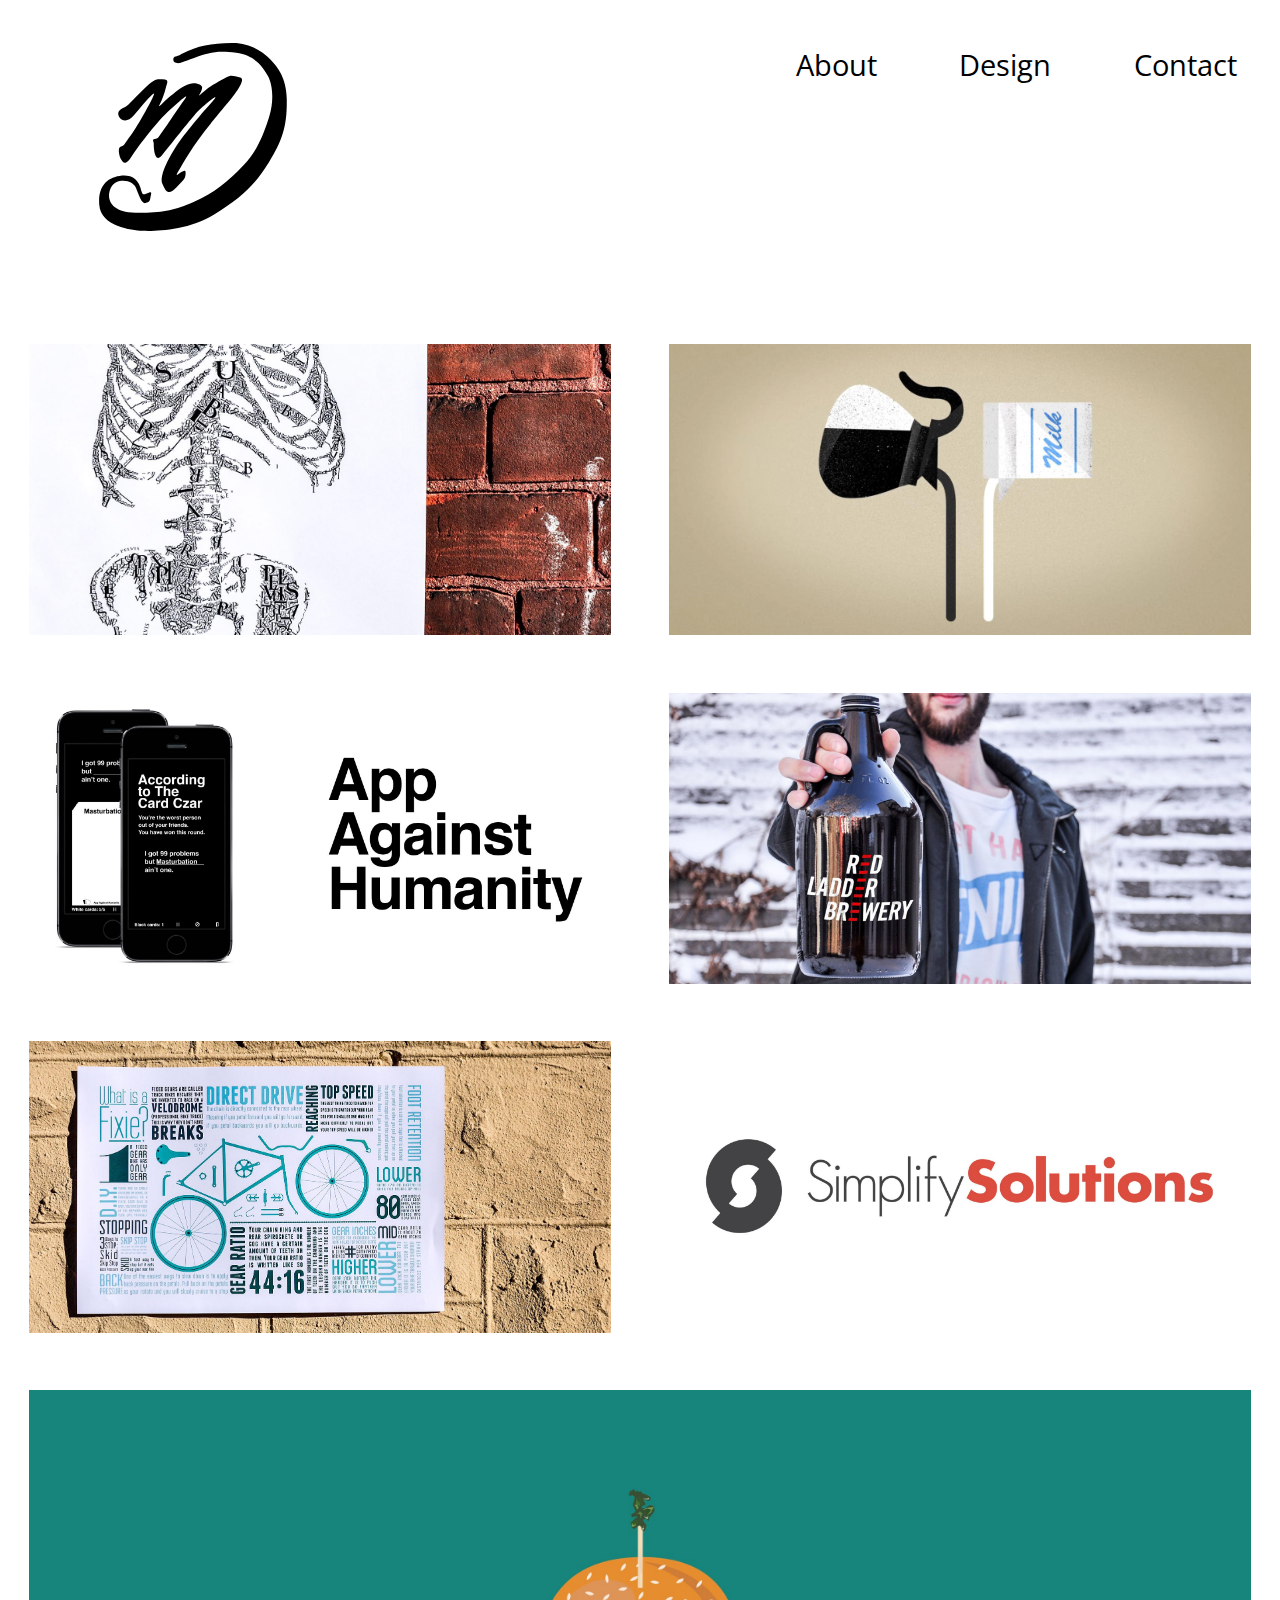
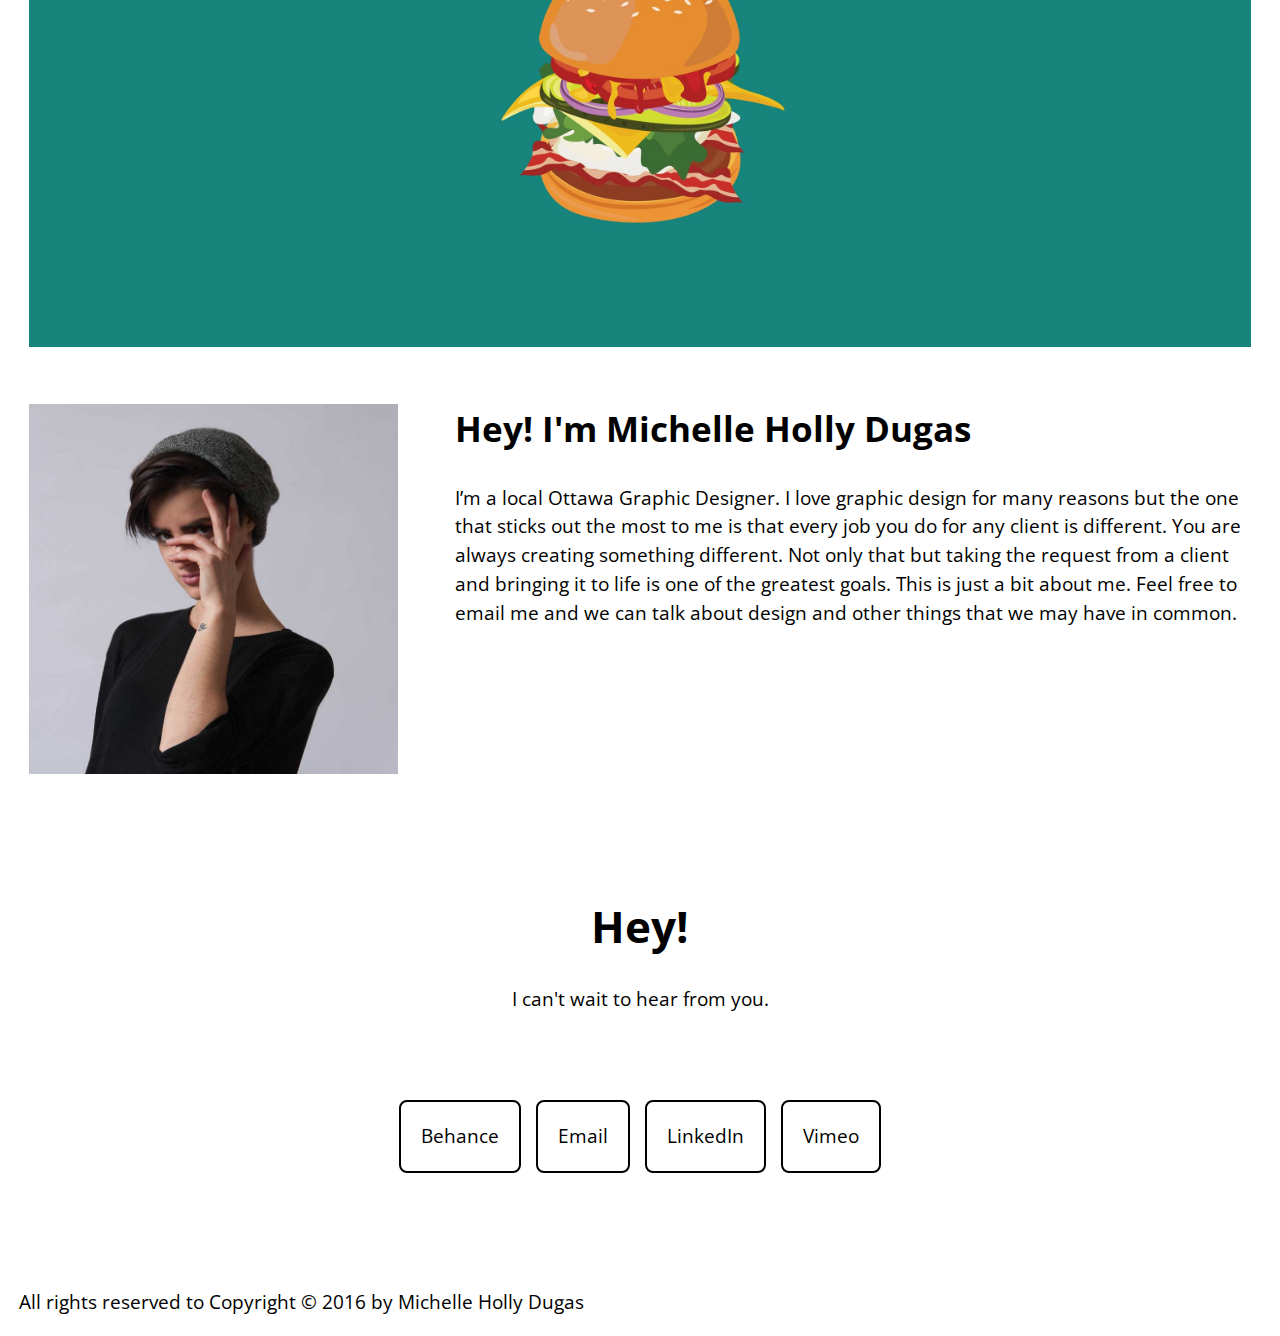
<file: index.html>
<!DOCTYPE html>
<html lang="en-ca">
<head>
    <meta charset="utf-8">
    <meta name="viewport" content="width=device-width, initial-scale=1.0"> 
    <title>Michelle Holly Dugas</title>
    <link href="css/component.css" rel="stylesheet" type="text/css"/>
    <link href="css/images.css" rel="stylesheet">
    <link href="css/main.css" rel="stylesheet">
    <link href="css/images.css" rel="stylesheet">
    <link href="css/grid.css" rel="stylesheet">
    <link href="css/default.css" rel="stylesheet">
    <link href="css/typography.css" rel="stylesheet">
    <link href='http://fonts.googleapis.com/css?family=Open+Sans' rel='stylesheet' type='text/css'>
</head>
	<body>

<!-- Main Header Image -->  


    <header class="grid top island-1-2"roll=navigation>
		<div class="unit unit-xs-1 unit-s-1 unit-m-1-2 unit-l-1-3">
			<h1 class="masthead"><a href="#index"><img class="logo flex" src="images/michelle-logo.svg" alt="Michelle Holly Dugas - Ottawa based graphic designer-"/></a></h1>
		</div>
        <div class="grid top island-1-1 unit unit-xs-1 unit-s-1 unit-m-1-2 unit-l-2-3 nav"roll=navigation>
			<ul>
				<li class="iconcolor textleft"> 
					<a href="#about" class="navbtn">About</a>
                </li>
				<li class="iconcolor textmiddle">
					 <a href="#work" class="navbtn">Design</a>
                </li>
				<li class="iconcolor textright"> 
					<a href="#contact" class="navbtn">Contact</a>
                </li>
            </ul>
        </div>
	</header>
        
<!-- Portfolio Grid -->

        <section class="grid" id="work">
            <a href="torso.html" class="unit unit-xs-1 unit-s-1 unit-m-1-2 unit-l-1-2 btn">
                <img class="flex-img" src="images/torso.jpg" alt="torso project">
            </a>
            <a href="coffee.html" class="unit unit-xs-1 unit-s-1 unit-m-1-2 unit-l-1-2 btn">
                <img class="flex-img" src="images/coffee.jpg" alt="coffee video">
            </a>
            <a href="app.html" class="unit unit-xs-1 unit-s-1 unit-m-1-2 unit-l-1-2 btn">
                <img class="flex-img" src="images/app-thumb.jpg" alt="cards against humanity app">
            </a>
             <a href="brewery.html" class="unit unit-xs-1 unit-s-1 unit-m-1-2 unit-l-1-2 btn">
                <img class="flex-img" src="images/red-ladder.jpg" alt="red ladder brewery">
            </a>
            <a href="bike.html" class="unit unit-xs-1 unit-s-1 unit-m-1-2 unit-l-1-2 btn">
                <img class="flex-img" src="images/bike.jpg" alt="bike poster and video">
            </a>
            <a href="simplify-solutions.html" class="unit unit-xs-1 unit-s-1 unit-m-1-2 unit-l-1-2 btn">
                <img class="flex-img" src="images/simplify-solutions.jpg" alt="simplify solutions branding">
            </a>
            <a href="burger.html" class="unit unit-xs-1 unit-s-1- unit-m-1 unit-l-1 btn">
                <img class="flex-img" src="images/burger-pt2.jpg" alt="burger video">
            </a>
        </section>


        
<!-- About --> 
        <div id="about">
            <div class="unit unit-xs-1 unit-s-1 unit-m-1-3 unit-l-1-3">
                <img class="flex-img" src="images/new-me.jpg" alt="image of michelle">
            </div>
            <div class="unit unit-xs-1 unit-s-1 unit-m-2-3 unit-l-2-3 float">
                <h1>Hey! I'm Michelle Holly Dugas</h1>
                <p>I’m a local Ottawa Graphic Designer. I love graphic design for many reasons but the one that sticks out the most to me is that every job you do for any client is different. You are always creating something different. Not only that but taking the request from a client and bringing it to life is one of the greatest goals. This is just a bit about me. Feel free to email me and we can talk about design and other things that we may have in common. </p>           
            </div>
        </div>  
        
<!-- Contact --> 
        <div class="contact spacing" id="contact">
            <h1 class="yotta">Hey!</h1>
            <p>I can't wait to hear from you.</p>
            <a class="smedia" href="https://www.behance.net/michellehollydugas">Behance</a>
            <a class="smedia" href="mailto:michelle.holly.dugas@gmail.com">Email</a>
            <a class="smedia" href="https://www.linkedin.com/pub/michelle-dugas/64/592/266">LinkedIn</a>
            <a class="smedia" href="https://vimeo.com/user24159547">Vimeo</a>
        </div>  

        
<!-- Footer --> 
        <div>
            <p class="footer">All rights reserved to Copyright © 2016 by Michelle Holly Dugas</p>
        </div>
        
	</body>
</html>
</file>
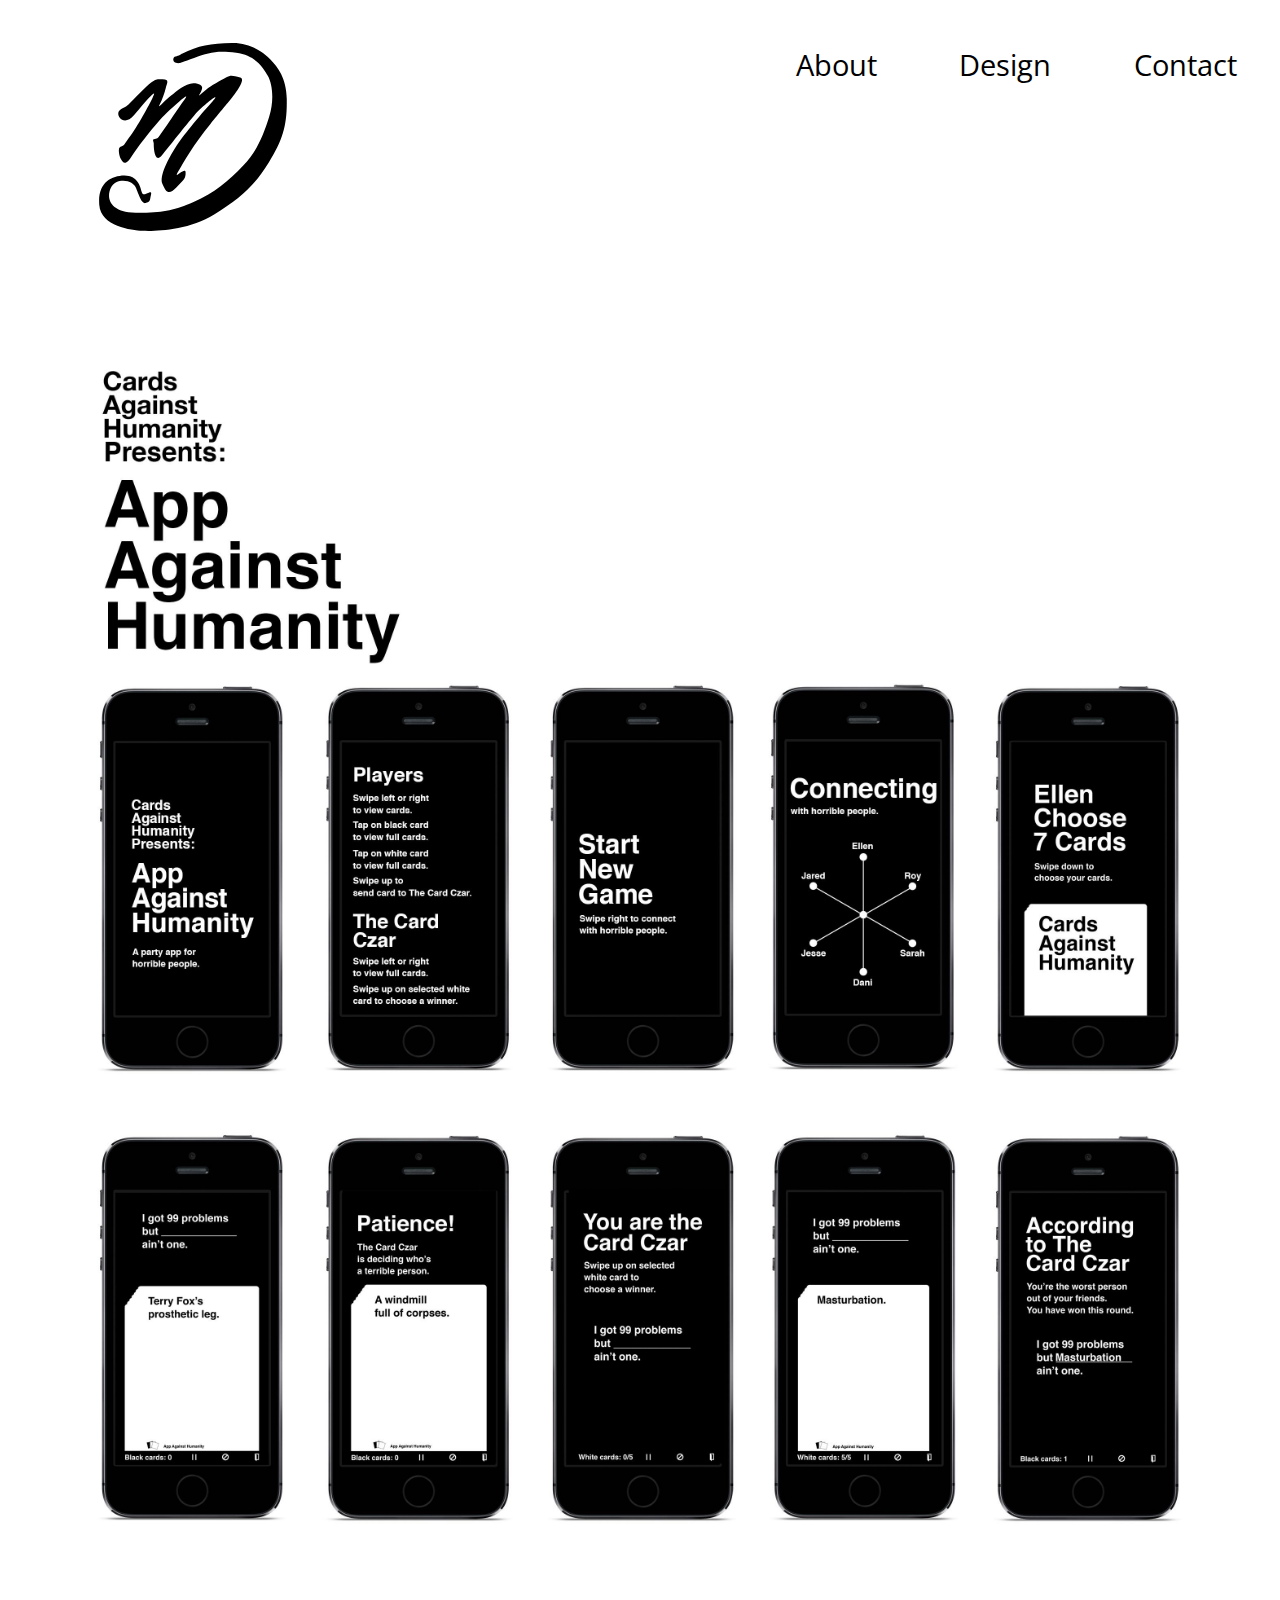
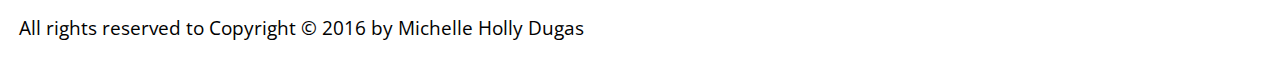
<file: app.html>
<!DOCTYPE html>
<html lang="en-ca">
<head>
    <meta charset="utf-8">
    <meta http-equiv="X-UA-Compatible" content="IE=edge,chrome=1"> 
    <meta name="viewport" content="width=device-width, initial-scale=1.0"> 
    <title>Michelle Holly Dugas</title>
    <link href="css/component.css" rel="stylesheet" type="text/css"/>
    <link href="css/images.css" rel="stylesheet">
    <link href="css/main.css" rel="stylesheet">
    <link href="css/images.css" rel="stylesheet">
    <link href="css/grid.css" rel="stylesheet">
    <link href="css/default.css" rel="stylesheet">
    <link href="css/typography.css" rel="stylesheet">
    <link href='http://fonts.googleapis.com/css?family=Open+Sans' rel='stylesheet' type='text/css'>
</head>
	<body>

<!-- Main Header Image -->  


    <header class="grid top island-1-2"roll=navigation>
		<div class="unit unit-xs-1 unit-s-1 unit-m-1-2 unit-l-1-3">
			<h1 class="masthead"><a href="index.html#index"><img class="logo flex" src="images/michelle-logo.svg" alt="Michelle Holly Dugas - Ottawa based graphic designer-"/></a></h1>
		</div>
    
        <div class="grid top island-1-1 unit unit-xs-1 unit-s-1 unit-m-1-2 unit-l-2-3 nav"roll=navigation>
			<ul>
				<li class="iconcolor textleft"> 
					<a href="index.html#about" class="navbtn">About</a>
                </li>
				<li class="iconcolor textmiddle">
					 <a href="index.html#work" class="navbtn">Design</a>
                </li>
				<li class="iconcolor textright"> 
					<a href="index.html#contact" class="navbtn">Contact</a>
                </li>
            </ul>
        </div>
	</header>
<!-- Portfolio Piece -->
        <div>
            <section>
                <img class="flex-img unit unit-xs-1 unit-s-1 unit-m-1 unit-l-1" src="images/c-a-h-main.jpg" alt="">  
            </section>
        </div>
<!-- Footer --> 
        <div>
            <p class="footer">All rights reserved to Copyright © 2016 by Michelle Holly Dugas</p>
        </div>
          
	</body>
</html>
</file>
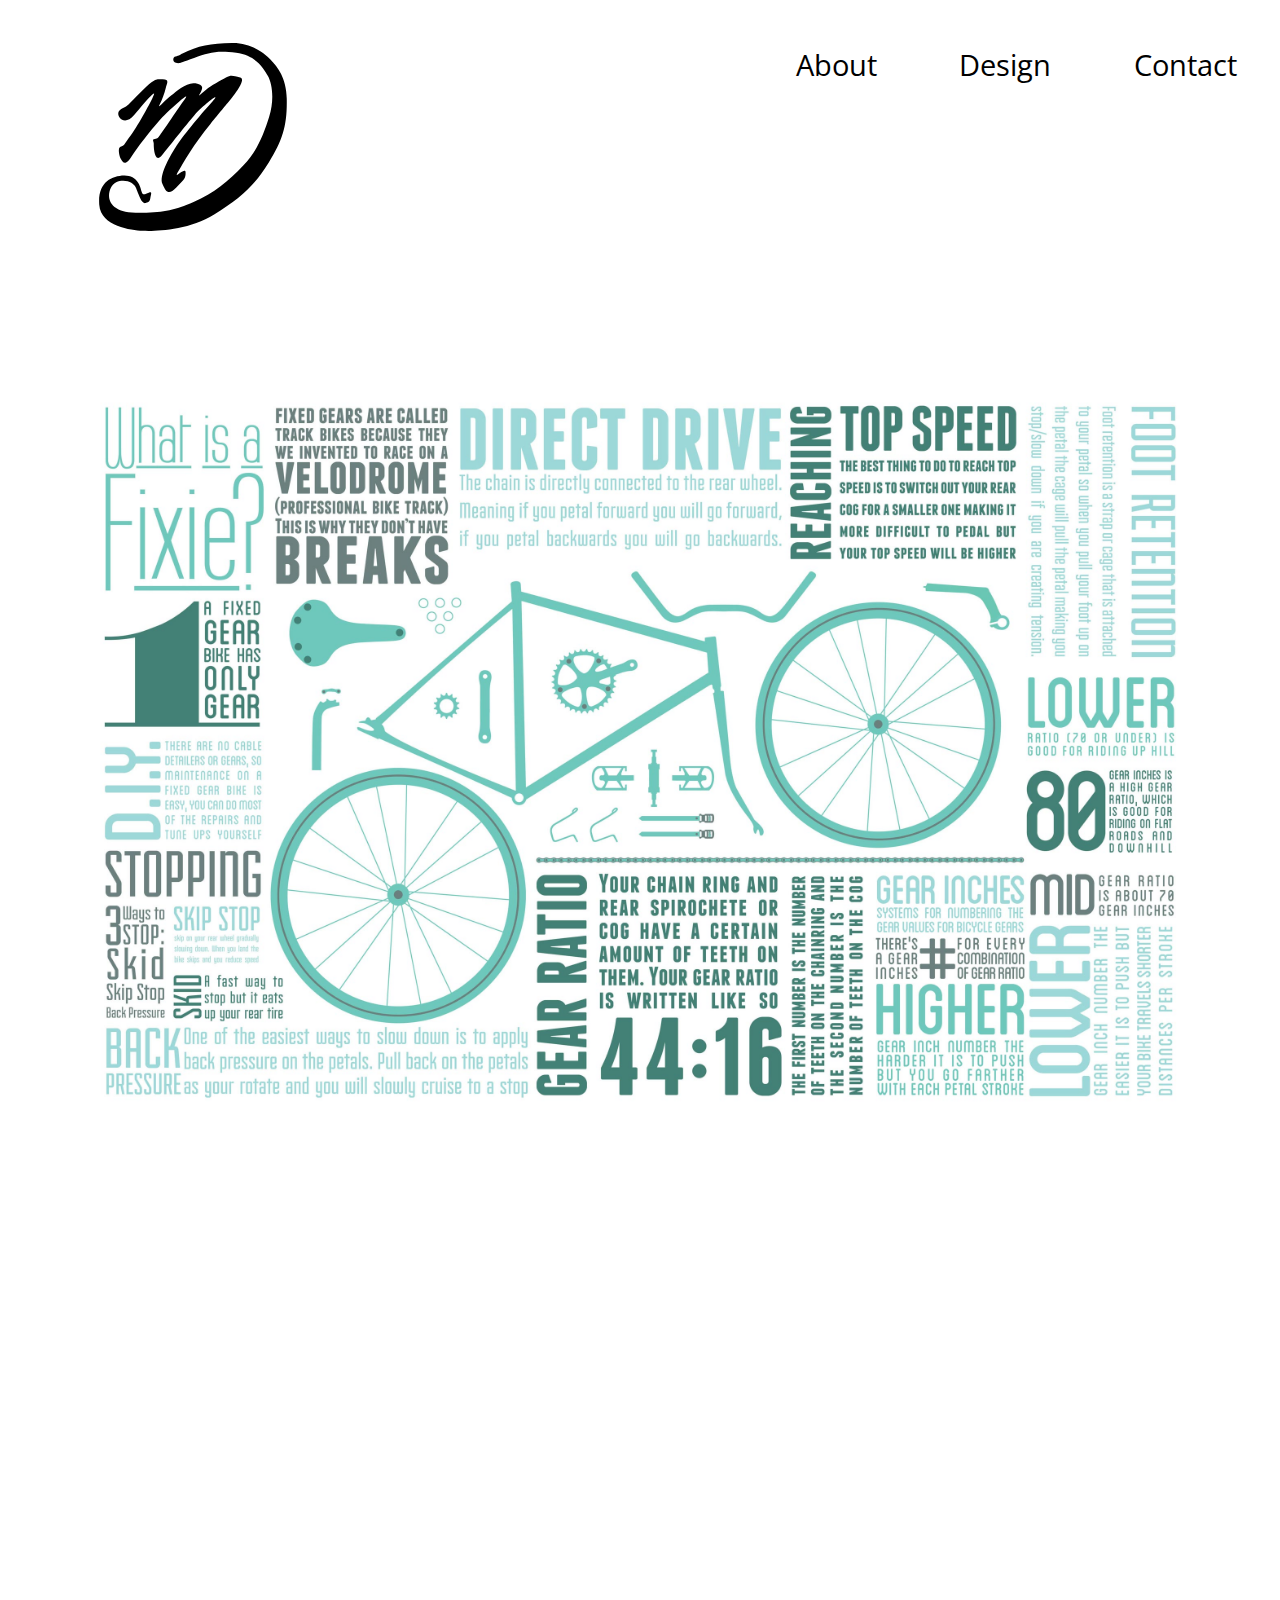
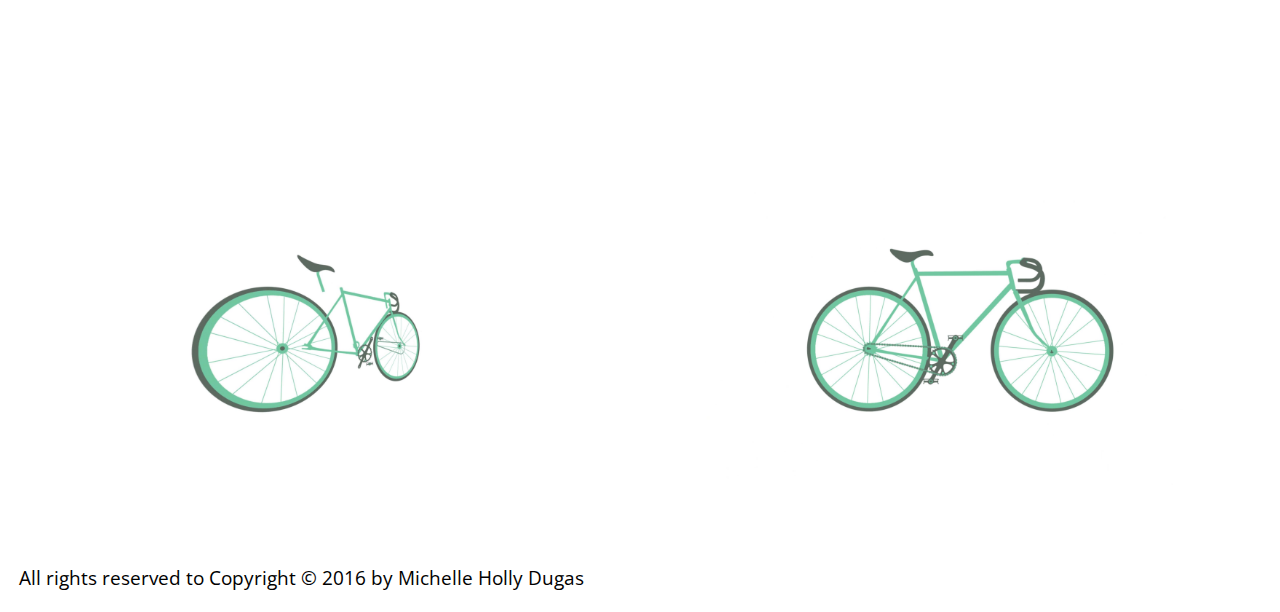
<file: bike.html>
<!DOCTYPE html>
<html lang="en-ca">
<head>
    <meta charset="utf-8">
    <meta http-equiv="X-UA-Compatible" content="IE=edge,chrome=1"> 
    <meta name="viewport" content="width=device-width, initial-scale=1.0"> 
    <title>Michelle Holly Dugas</title>
    <link href="css/component.css" rel="stylesheet" type="text/css"/>
    <link href="css/images.css" rel="stylesheet">
    <link href="css/main.css" rel="stylesheet">
    <link href="css/images.css" rel="stylesheet">
    <link href="css/grid.css" rel="stylesheet">
    <link href="css/default.css" rel="stylesheet">
    <link href="css/typography.css" rel="stylesheet">
    <link href='http://fonts.googleapis.com/css?family=Open+Sans' rel='stylesheet' type='text/css'>
</head>
	<body>

<!-- Main Header Image -->  


    <header class="grid top island-1-2"roll=navigation>
		<div class="unit unit-xs-1 unit-s-1 unit-m-1-2 unit-l-1-3">
			<h1 class="masthead"><a href="index.html#index"><img class="logo flex" src="images/michelle-logo.svg" alt="Michelle Holly Dugas - Ottawa based graphic designer-"/></a></h1>
		</div>
    
        <div class="grid top island-1-1 unit unit-xs-1 unit-s-1 unit-m-1-2 unit-l-2-3 nav"roll=navigation>
			<ul>
				<li class="iconcolor textleft"> 
					<a href="index.html#about" class="navbtn">About</a>
                </li>
				<li class="iconcolor textmiddle">
					 <a href="index.html#work" class="navbtn">Design</a>
                </li>
				<li class="iconcolor textright"> 
					<a href="index.html#contact" class="navbtn">Contact</a>
                </li>
            </ul>
        </div>
	</header>
<!-- Portfolio Piece -->
        <div>
            <section>
                    <img class="flex-img unit unit-xs-1 unit-s-1 unit-m-1 unit-l-1" src="images/bike-infographic.jpg" alt="">

            </section>
            <div align="center">
                <section class="bike-video-section">
                    <iframe src="//player.vimeo.com/video/92911847" width="700" height="481" frameborder="0" webkitallowfullscreen mozallowfullscreen allowfullscreen></iframe> <p><a href="http://vimeo.com/92911847"></a></p>
                </section>
            </div>
            <section>
                <div class="unit unit-xs-1 unit-s-1 unit-m-1-2 unit-l-1-2">
                    <img class="flex-img unit unit-xs-1 unit-s-1 unit-m-1 unit-l-1" src="images/bike-1.jpg" alt="">
                </div>
        
                <div class="unit unit-xs-1 unit-s-1 unit-m-1-2 unit-l-1-2 float">
                    <img class="flex-img unit unit-xs-1 unit-s-1 unit-m-1 unit-l-1" src="images/bike-6.jpg" alt="">
                </div>
             
            </section>
        </div>
<!-- Footer --> 
       <div>
            <p class="footer">All rights reserved to Copyright © 2016 by Michelle Holly Dugas</p>
        </div>

	</body>
</html>
</file>
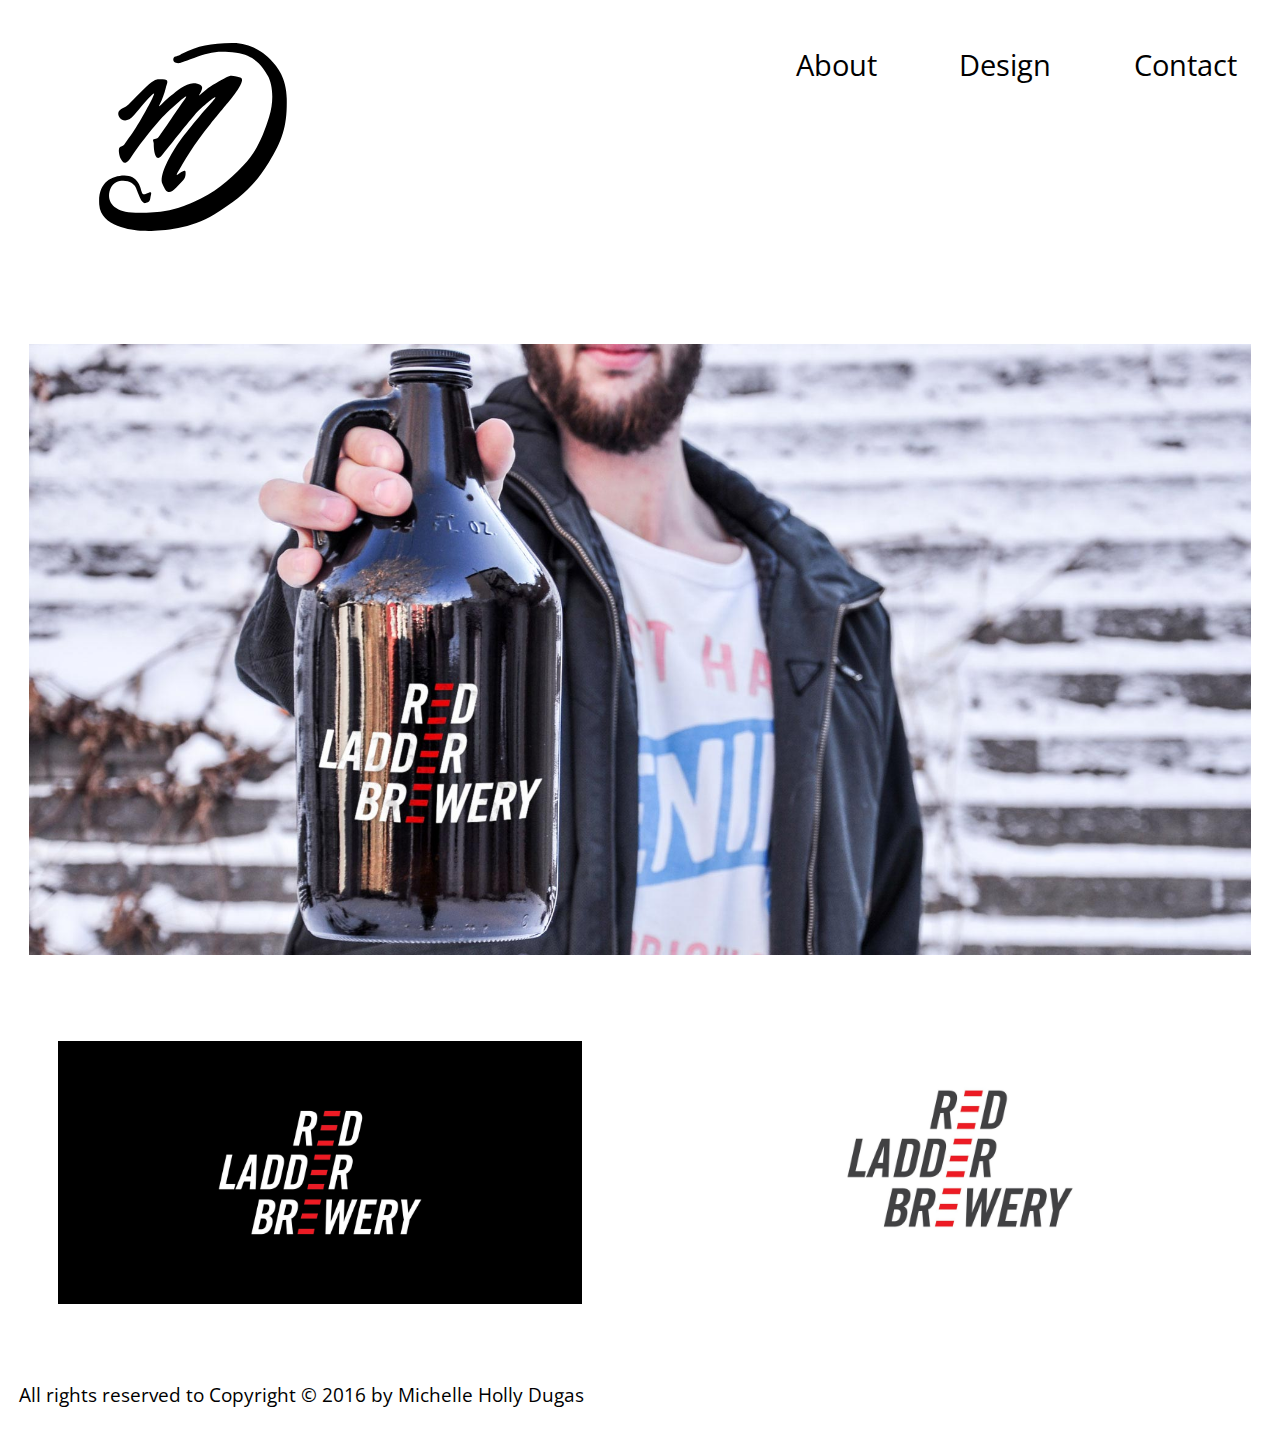
<file: brewery.html>
<!DOCTYPE html>
<html lang="en-ca">
<head>
    <meta charset="utf-8">
    <meta http-equiv="X-UA-Compatible" content="IE=edge,chrome=1"> 
    <meta name="viewport" content="width=device-width, initial-scale=1.0"> 
    <title>Michelle Holly Dugas</title>
    <link href="css/component.css" rel="stylesheet" type="text/css"/>
    <link href="css/images.css" rel="stylesheet">
    <link href="css/main.css" rel="stylesheet">
    <link href="css/images.css" rel="stylesheet">
    <link href="css/grid.css" rel="stylesheet">
    <link href="css/default.css" rel="stylesheet">
    <link href="css/typography.css" rel="stylesheet">
    <link href='http://fonts.googleapis.com/css?family=Open+Sans' rel='stylesheet' type='text/css'>
</head>
	<body>

<!-- Main Header Image -->  


    <header class="grid top island-1-2"roll=navigation>
		<div class="unit unit-xs-1 unit-s-1 unit-m-1-2 unit-l-1-3">
			<h1 class="masthead"><a href="index.html#index"><img class="logo flex" src="images/michelle-logo.svg" alt="Michelle Holly Dugas - Ottawa based graphic designer-"/></a></h1>
		</div>
    
        <div class="grid top island-1-1 unit unit-xs-1 unit-s-1 unit-m-1-2 unit-l-2-3 nav"roll=navigation>
			<ul>
				<li class="iconcolor textleft"> 
					<a href="index.html#about" class="navbtn">About</a>
                </li>
				<li class="iconcolor textmiddle">
					 <a href="index.html#work" class="navbtn">Design</a>
                </li>
				<li class="iconcolor textright"> 
					<a href="index.html#contact" class="navbtn">Contact</a>
                </li>
            </ul>
        </div>
	</header>
<!-- Portfolio Piece -->
        <div>
            <section>
                <img class="flex-img unit unit-xs-1 unit-s-1 unit-m-1 unit-l-1" src="images/red-ladder.jpg" alt="">
                <div class="unit unit-xs-1 unit-s-1 unit-m-1-2 unit-l-1-2">
                    <img class="flex-img unit unit-xs-1 unit-s-1 unit-m-1 unit-l-1" src="images/red-laddder-logo.jpg" alt="">
                </div>
                <div class="unit unit-xs-1 unit-s-1 unit-m-1-2 unit-l-1-2 float">
                    <img class="flex-img" src="images/red-ladder-logo-black.jpg" alt="">
                </div>

            </section>
        </div>
<!-- Footer --> 
        <div>
            <p class="footer">All rights reserved to Copyright © 2016 by Michelle Holly Dugas</p>
        </div>

	</body>
</html>
</file>
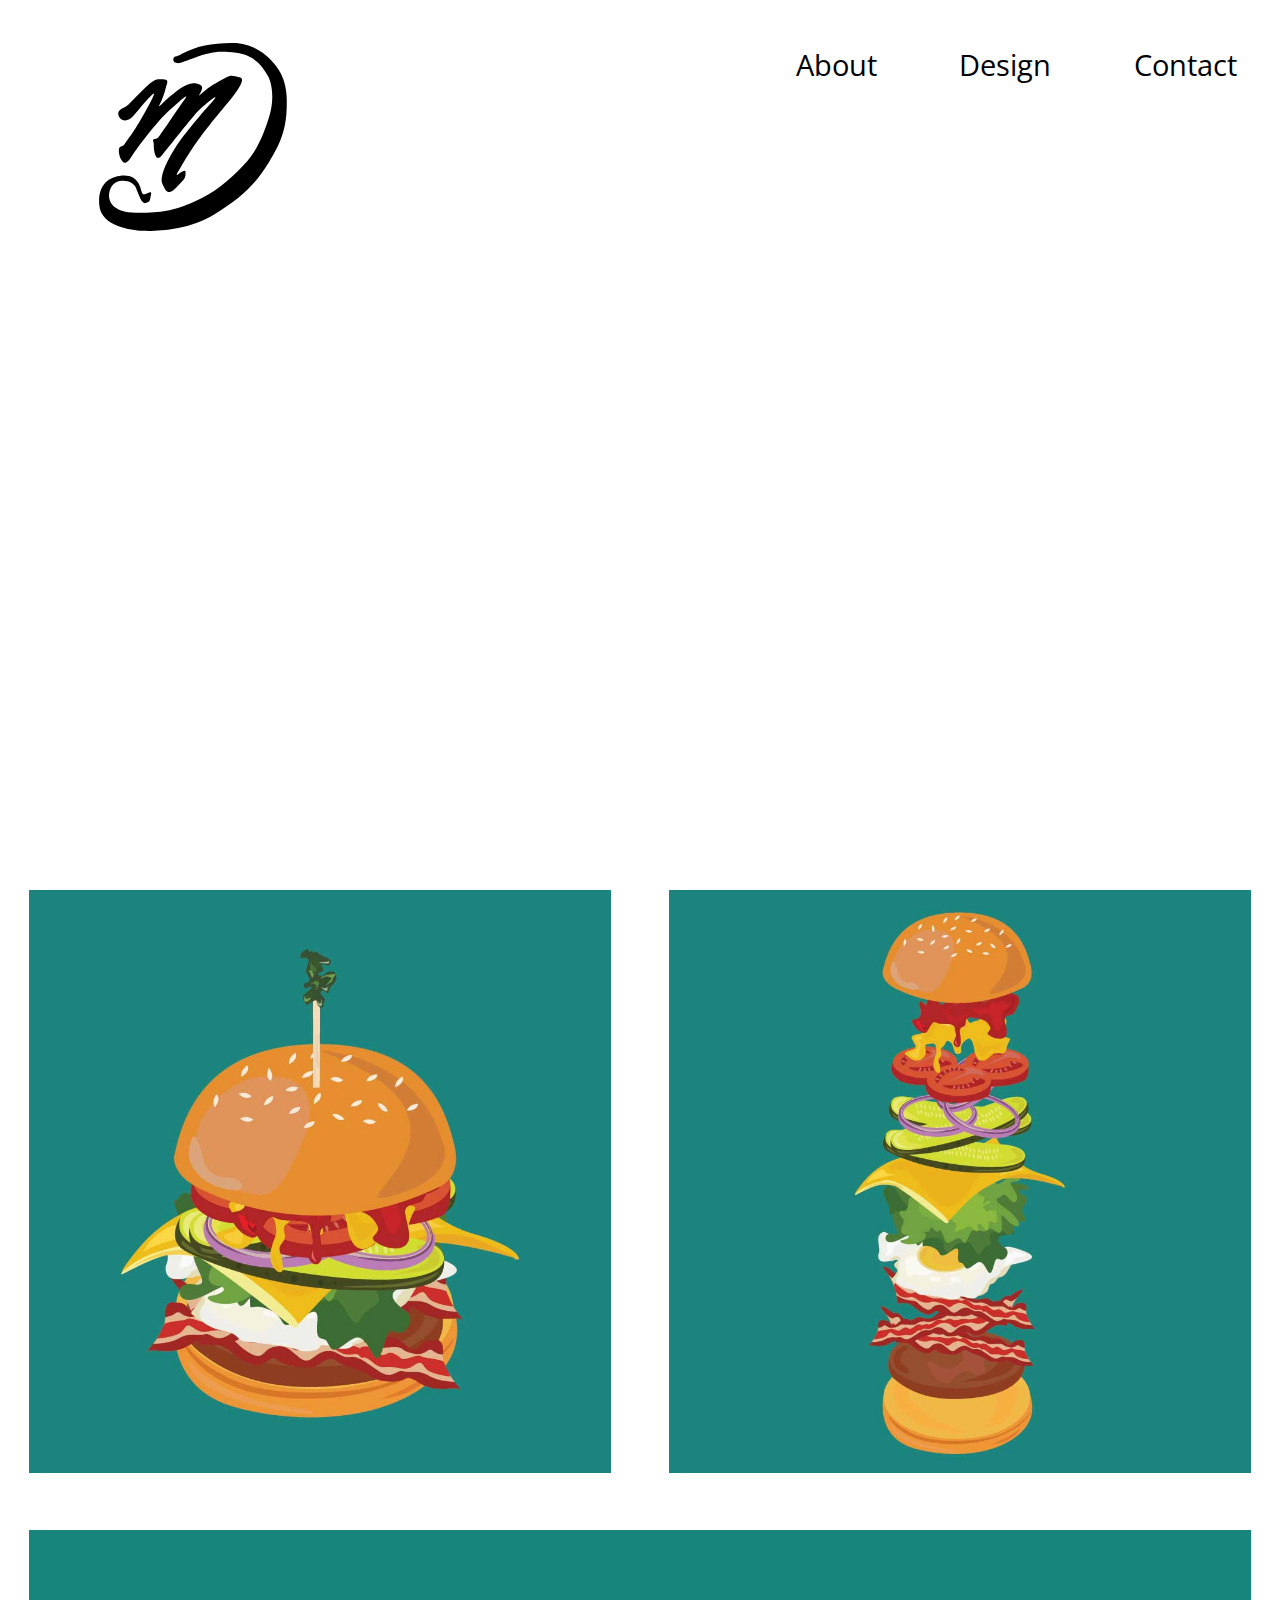
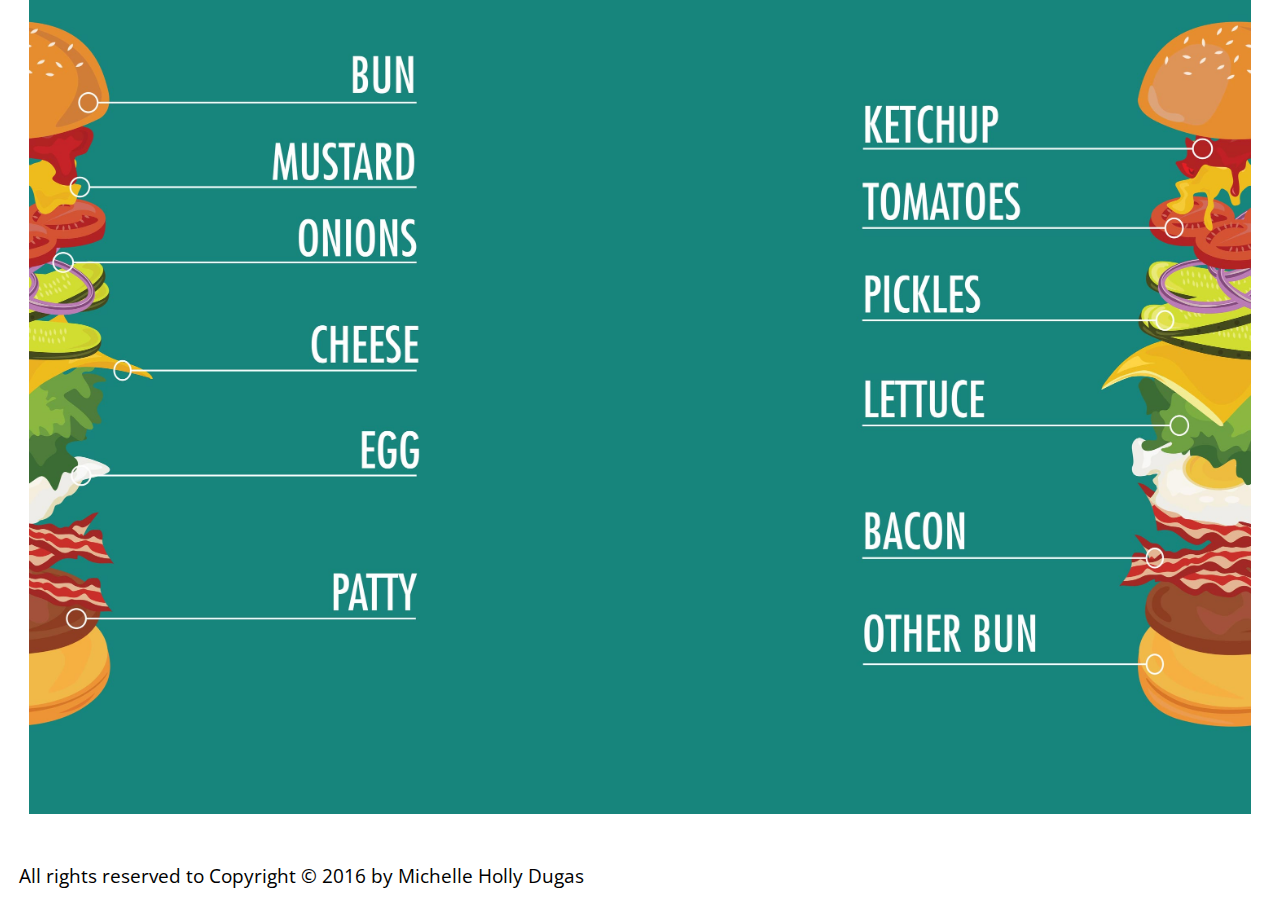
<file: burger.html>
<!DOCTYPE html>
<html lang="en-ca">
<head>
    <meta charset="utf-8">
    <meta http-equiv="X-UA-Compatible" content="IE=edge,chrome=1"> 
    <meta name="viewport" content="width=device-width, initial-scale=1.0"> 
    <title>Michelle Holly Dugas</title>
    <link href="css/component.css" rel="stylesheet" type="text/css"/>
    <link href="css/images.css" rel="stylesheet">
    <link href="css/main.css" rel="stylesheet">
    <link href="css/images.css" rel="stylesheet">
    <link href="css/grid.css" rel="stylesheet">
    <link href="css/default.css" rel="stylesheet">
    <link href="css/typography.css" rel="stylesheet">
    <link href='http://fonts.googleapis.com/css?family=Open+Sans' rel='stylesheet' type='text/css'>
</head>
	<body>

<!-- Main Header Image -->  


    <header class="grid top island-1-2"roll=navigation>
		<div class="unit unit-xs-1 unit-s-1 unit-m-1-2 unit-l-1-3">
			<h1 class="masthead"><a href="index.html#index"><img class="logo flex" src="images/michelle-logo.svg" alt="Michelle Holly Dugas - Ottawa based graphic designer-"/></a></h1>
		</div>
    
        <div class="grid top island-1-1 unit unit-xs-1 unit-s-1 unit-m-1-2 unit-l-2-3 nav"roll=navigation>
			<ul>
				<li class="iconcolor textleft"> 
					<a href="index.html#about" class="navbtn">About</a>
                </li>
				<li class="iconcolor textmiddle">
					 <a href="index.html#work" class="navbtn">Design</a>
                </li>
				<li class="iconcolor textright"> 
					<a href="index.html#contact" class="navbtn">Contact</a>
                </li>
            </ul>
        </div>
	</header>
<!-- Portfolio Piece -->
        <div align="center">
            <section class="burger-video-section">
                    <iframe src="//player.vimeo.com/video/84934022" width="700" height="481" frameborder="0" webkitallowfullscreen mozallowfullscreen allowfullscreen></iframe> <p><a href="http://vimeo.com/84934022"></a></p>
            </section>
        </div>
            <section>
                <div class=" unit unit-xs-1 unit-s-1 unit-m-1-2 unit-l-1-2">
                    <img class="flex-img" src="images/burger-01.jpg" alt="">
                </div>
                <div class=" unit unit-xs-1 unit-s-1 unit-m-1-2 unit-l-1-2 float">
                    <img class="flex-img" src="images/burger-02.jpg" alt="">
                </div>
                <div class=" unit unit-xs-1 unit-s-1 unit-m-1-1 unit-l-1-1">             
                    <img class="flex-img" src="images/burger-pt4.jpg" alt="">
                </div>
             
            </section>

<!-- Footer --> 
       <div>
            <p class="footer">All rights reserved to Copyright © 2016 by Michelle Holly Dugas</p>
        </div>
          
	</body>
</html>
</file>
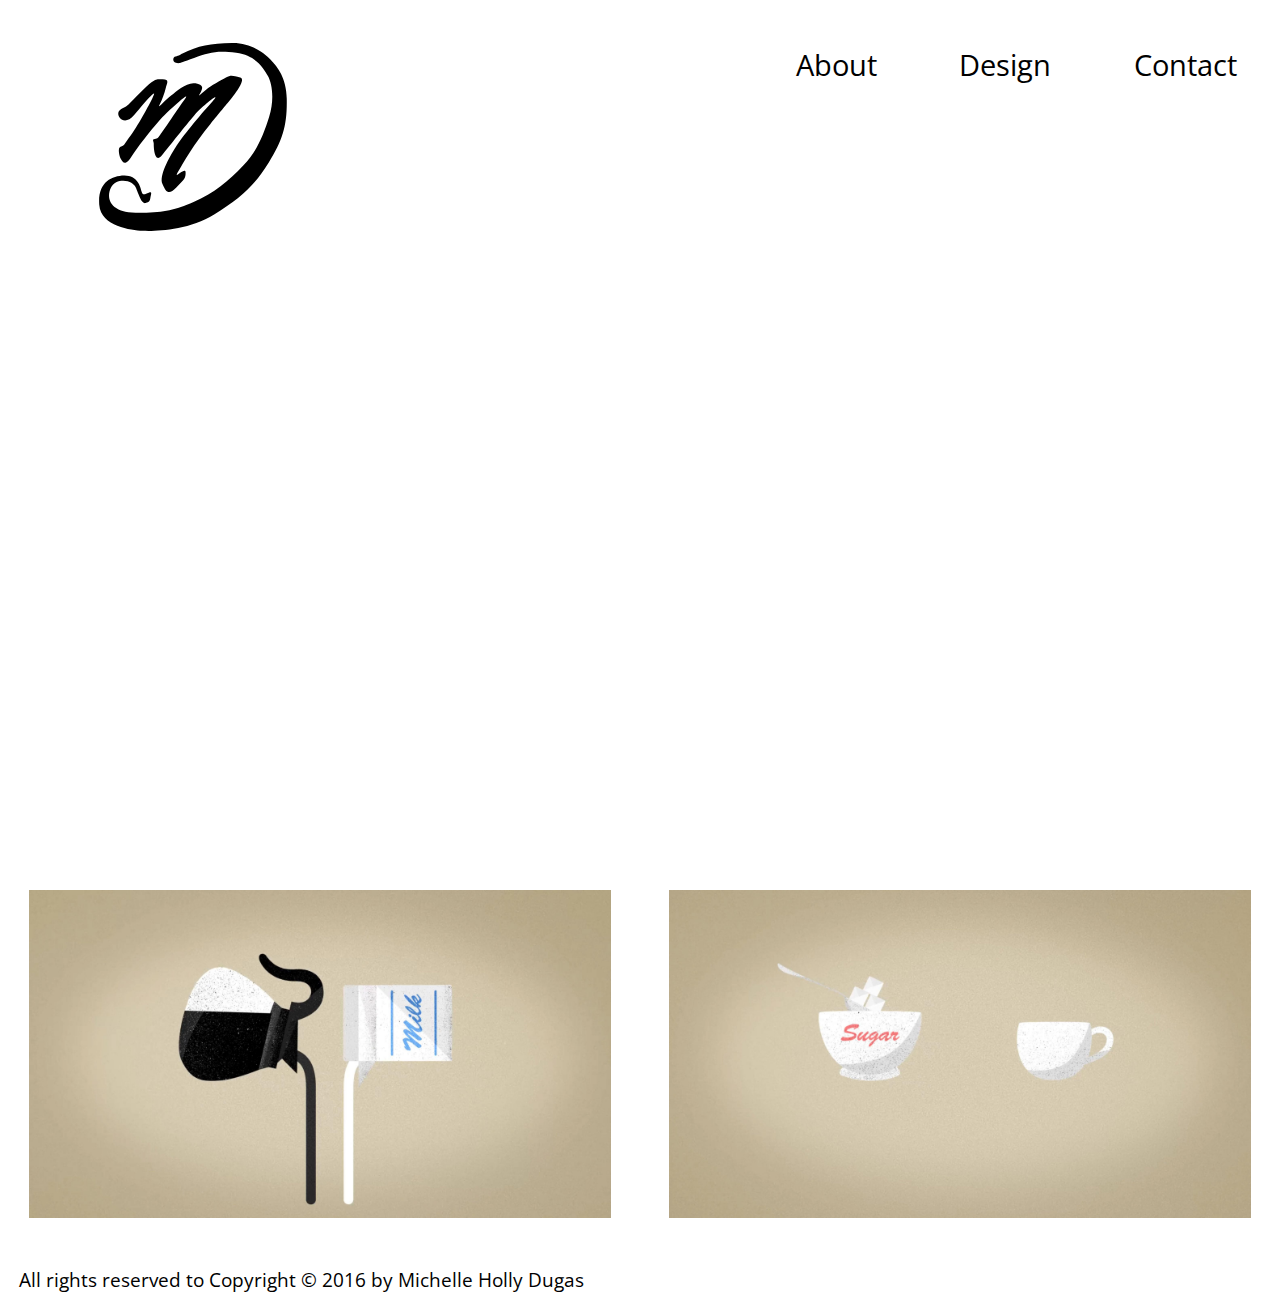
<file: coffee.html>
<!DOCTYPE html>
<html lang="en-ca">
<head>
    <meta charset="utf-8">
    <meta http-equiv="X-UA-Compatible" content="IE=edge,chrome=1"> 
    <meta name="viewport" content="width=device-width, initial-scale=1.0"> 
    <title>Michelle Holly Dugas</title>
    <link href="css/component.css" rel="stylesheet" type="text/css"/>
    <link href="css/images.css" rel="stylesheet">
    <link href="css/main.css" rel="stylesheet">
    <link href="css/images.css" rel="stylesheet">
    <link href="css/grid.css" rel="stylesheet">
    <link href="css/default.css" rel="stylesheet">
    <link href="css/typography.css" rel="stylesheet">
    <link href='http://fonts.googleapis.com/css?family=Open+Sans' rel='stylesheet' type='text/css'>
</head>
	<body>

<!-- Main Header Image -->  


    <header class="grid top island-1-2"roll=navigation>
		<div class="unit unit-xs-1 unit-s-1 unit-m-1-2 unit-l-1-3">
			<h1 class="masthead"><a href="index.html#index"><img class="logo flex" src="images/michelle-logo.svg" alt="Michelle Holly Dugas - Ottawa based graphic designer-"/></a></h1>
		</div>
    
        <div class="grid top island-1-1 unit unit-xs-1 unit-s-1 unit-m-1-2 unit-l-2-3 nav"roll=navigation>
			<ul>
				<li class="iconcolor textleft"> 
					<a href="index.html#about" class="navbtn">About</a>
                </li>
				<li class="iconcolor textmiddle">
					 <a href="index.html#work" class="navbtn">Design</a>
                </li>
				<li class="iconcolor textright"> 
					<a href="index.html#contact" class="navbtn">Contact</a>
                </li>
            </ul>
        </div>
	</header>
<!-- Portfolio Piece -->
        <div align="center">
          
            <section class="coffee-video-section">
                <iframe src="//player.vimeo.com/video/107479448" width="700" height="481" frameborder="0" webkitallowfullscreen mozallowfullscreen allowfullscreen></iframe> <p><a href="http://vimeo.com/92911847"></a></p>
            </section>
            <section>
                <div class="unit unit-xs-1 unit-s-1 unit-m-1-2 unit-l-1-2">
                    <img class="flex-img" src="images/screen-4.jpg" alt="">
                </div>
                <div class="unit unit-xs-1 unit-s-1 unit-m-1-2 unit-l-1-2 float">
                    <img class="flex-img" src="images/screen-6.jpg" alt="">
                </div>
            </section>
        </div>
<!-- Footer --> 
        <div>
            <p class="footer">All rights reserved to Copyright © 2016 by Michelle Holly Dugas</p>
        </div>

	</body>
</html>
</file>
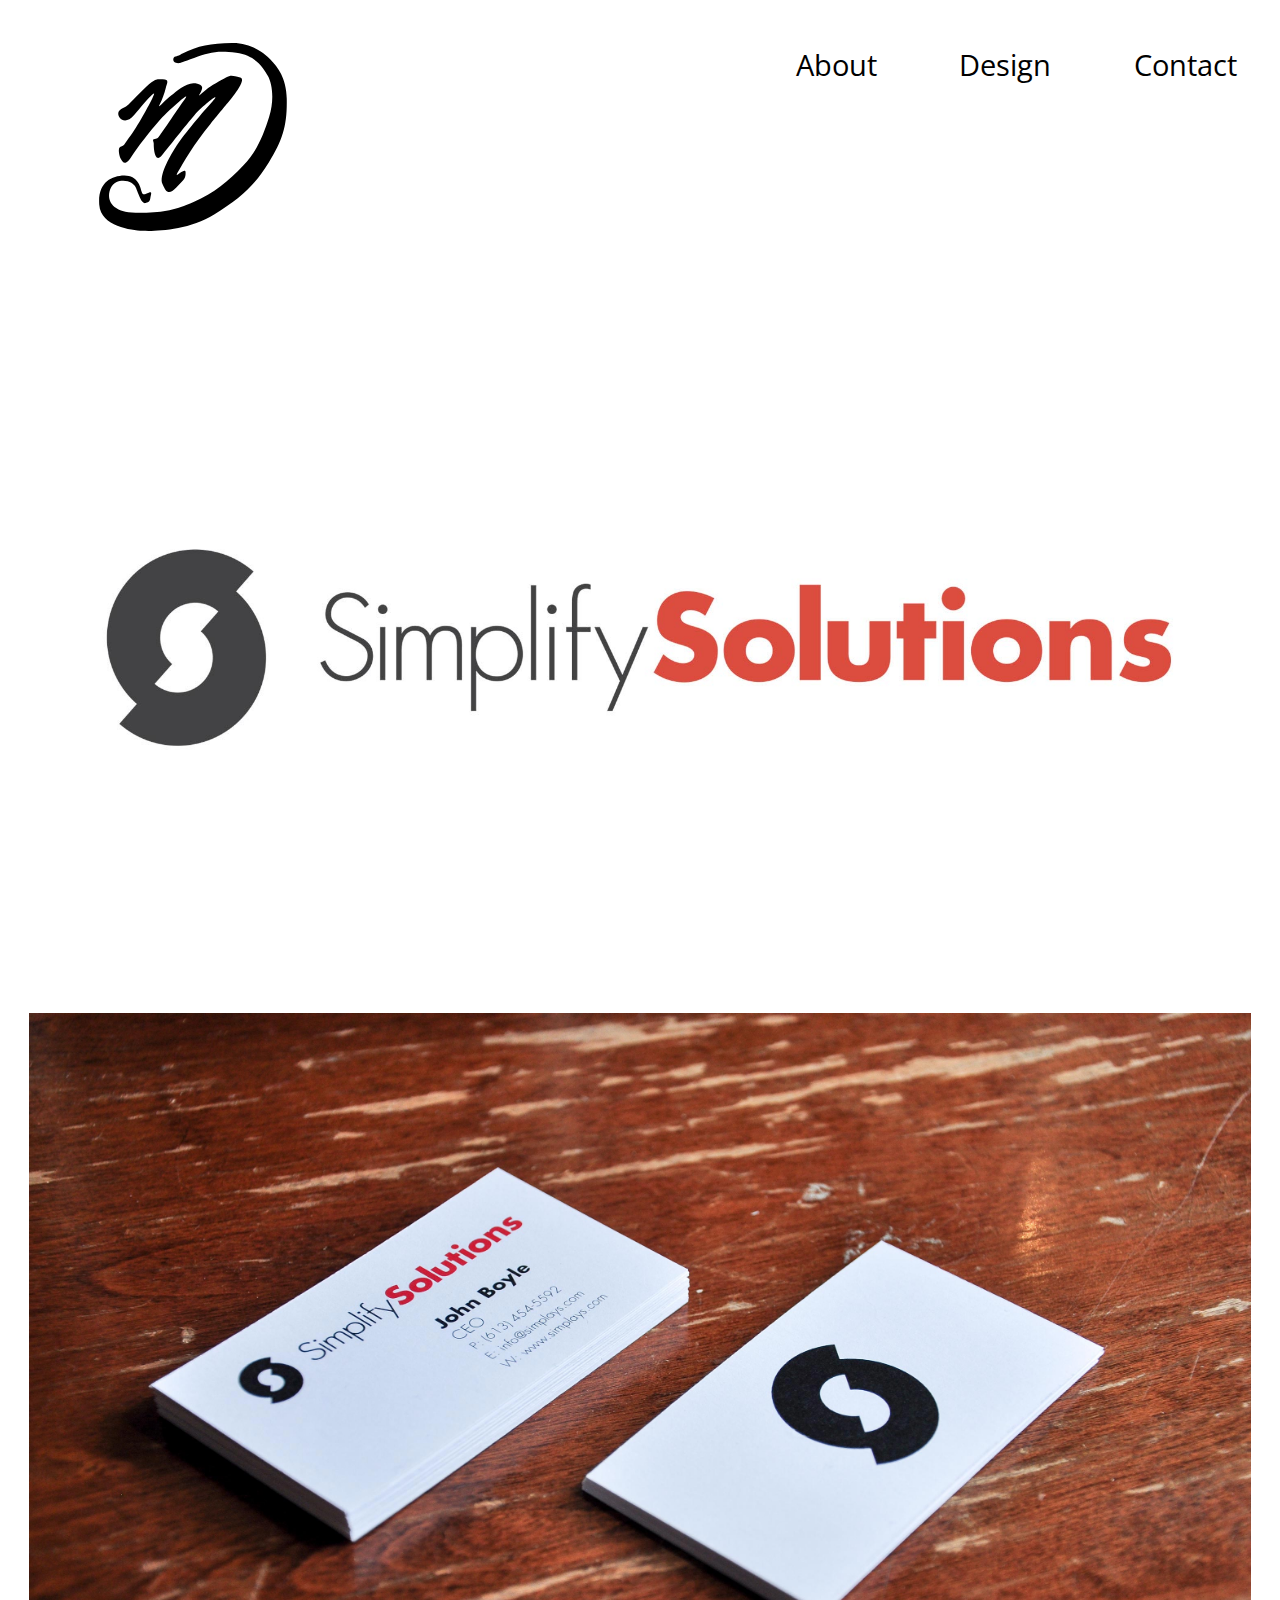
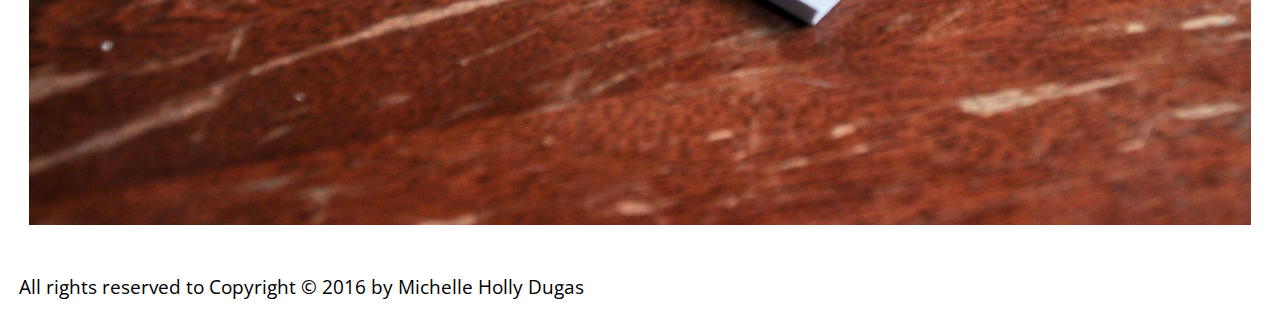
<file: simplify-solutions.html>
<!DOCTYPE html>
<html lang="en-ca">
<head>
    <meta charset="utf-8">
    <meta http-equiv="X-UA-Compatible" content="IE=edge,chrome=1"> 
    <meta name="viewport" content="width=device-width, initial-scale=1.0"> 
    <title>Michelle Holly Dugas</title>
    <link href="css/component.css" rel="stylesheet" type="text/css"/>
    <link href="css/images.css" rel="stylesheet">
    <link href="css/main.css" rel="stylesheet">
    <link href="css/images.css" rel="stylesheet">
    <link href="css/grid.css" rel="stylesheet">
    <link href="css/default.css" rel="stylesheet">
    <link href="css/typography.css" rel="stylesheet">
    <link href='http://fonts.googleapis.com/css?family=Open+Sans' rel='stylesheet' type='text/css'>
</head>
	<body>

<!-- Main Header Image -->  


    <header class="grid top island-1-2"roll=navigation>
		<div class="unit unit-xs-1 unit-s-1 unit-m-1-2 unit-l-1-3">
			<h1 class="masthead"><a href="index.html#index"><img class="logo flex" src="images/michelle-logo.svg" alt="Michelle Holly Dugas - Ottawa based graphic designer-"/></a></h1>
		</div>
    
        <div class="grid top island-1-1 unit unit-xs-1 unit-s-1 unit-m-1-2 unit-l-2-3 nav"roll=navigation>
			<ul>
				<li class="iconcolor textleft"> 
					<a href="index.html#about" class="navbtn">About</a>
                </li>
				<li class="iconcolor textmiddle">
					 <a href="index.html#work" class="navbtn">Design</a>
                </li>
				<li class="iconcolor textright"> 
					<a href="index.html#contact" class="navbtn">Contact</a>
                </li>
            </ul>
        </div>
	</header>
      
<!-- Portfolio Piece -->
        <div>
            <section>
                <img class="flex-img unit unit-xs-1 unit-s-1 unit-m-1 unit-l-1" src="images/simplify-solutions.jpg" alt="">
                <img class="flex-img unit unit-xs-1 unit-s-1 unit-m-1 unit-l-1" src="images/busi-cards.jpg" alt="">  
            </section>
        </div>
<!-- Footer --> 
        <div>
            <p class="footer">All rights reserved to Copyright © 2016 by Michelle Holly Dugas</p>
        </div>
 
	</body>
</html>
</file>
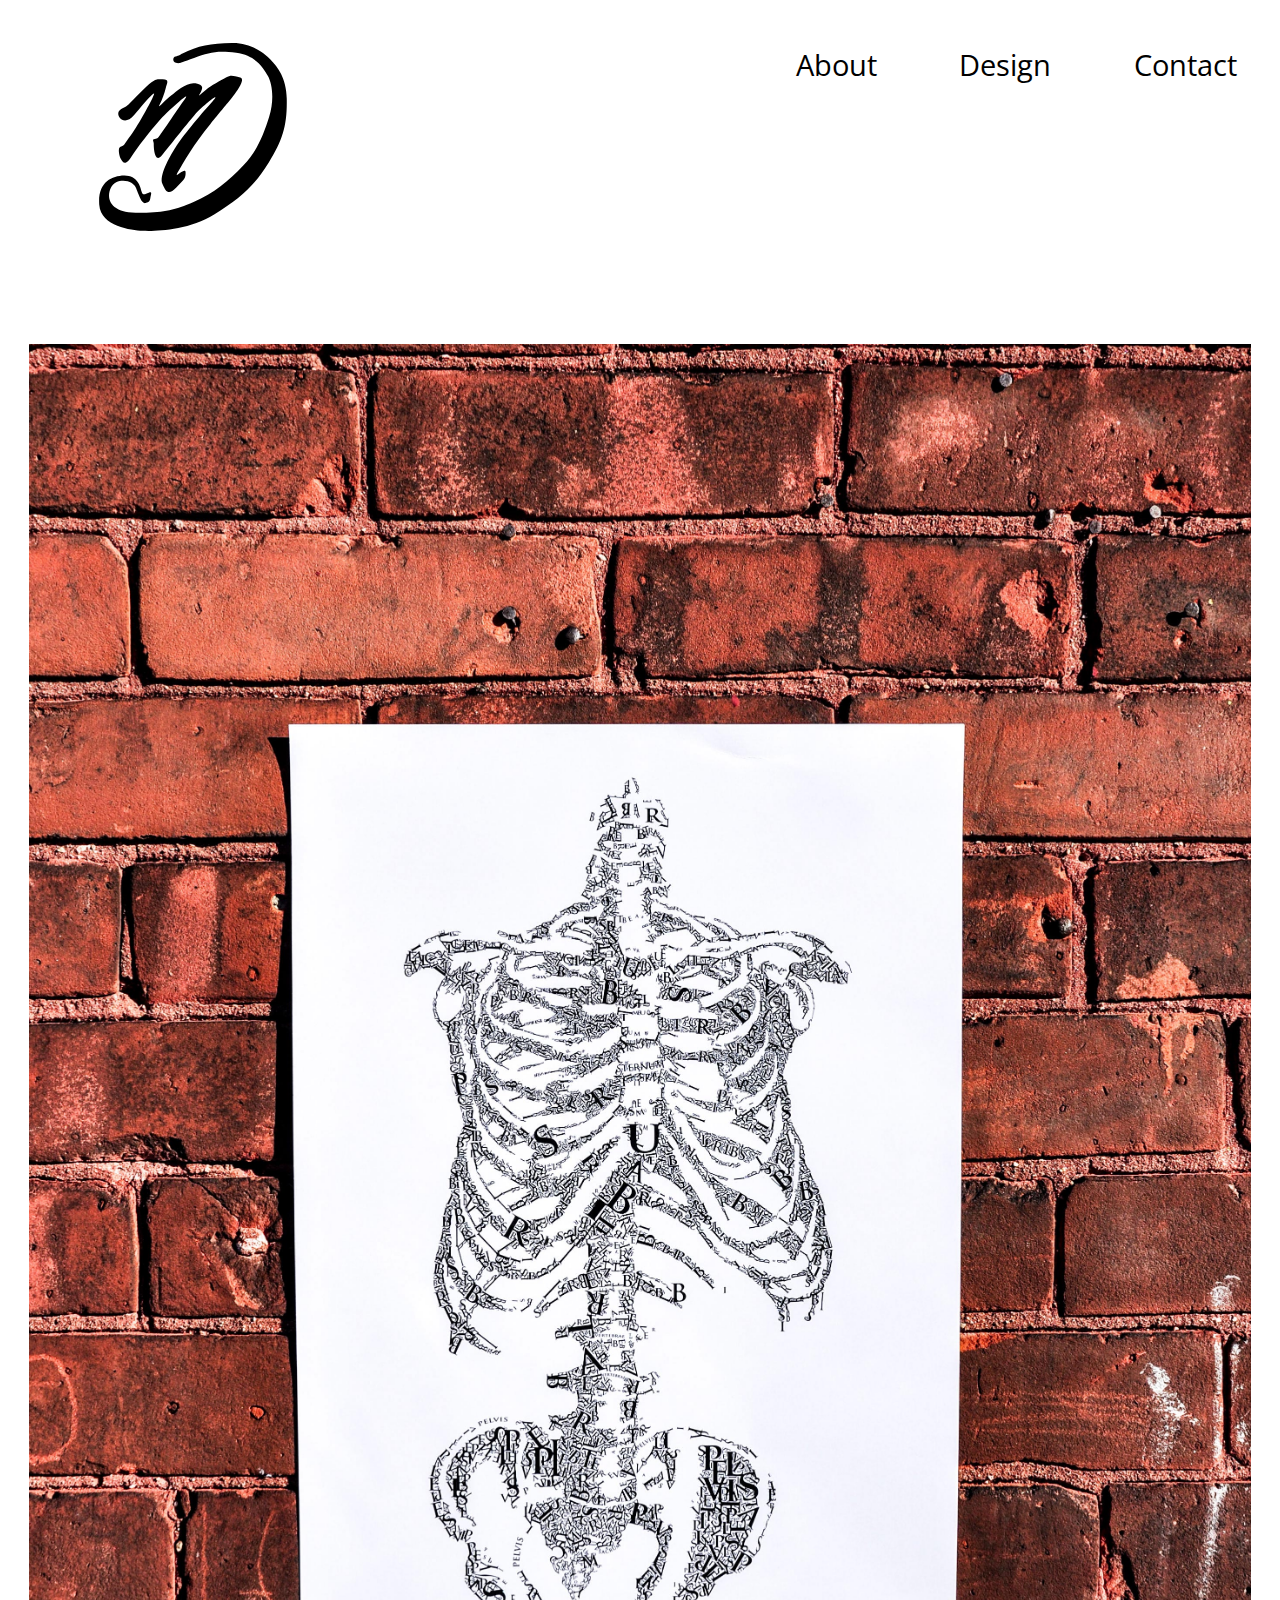
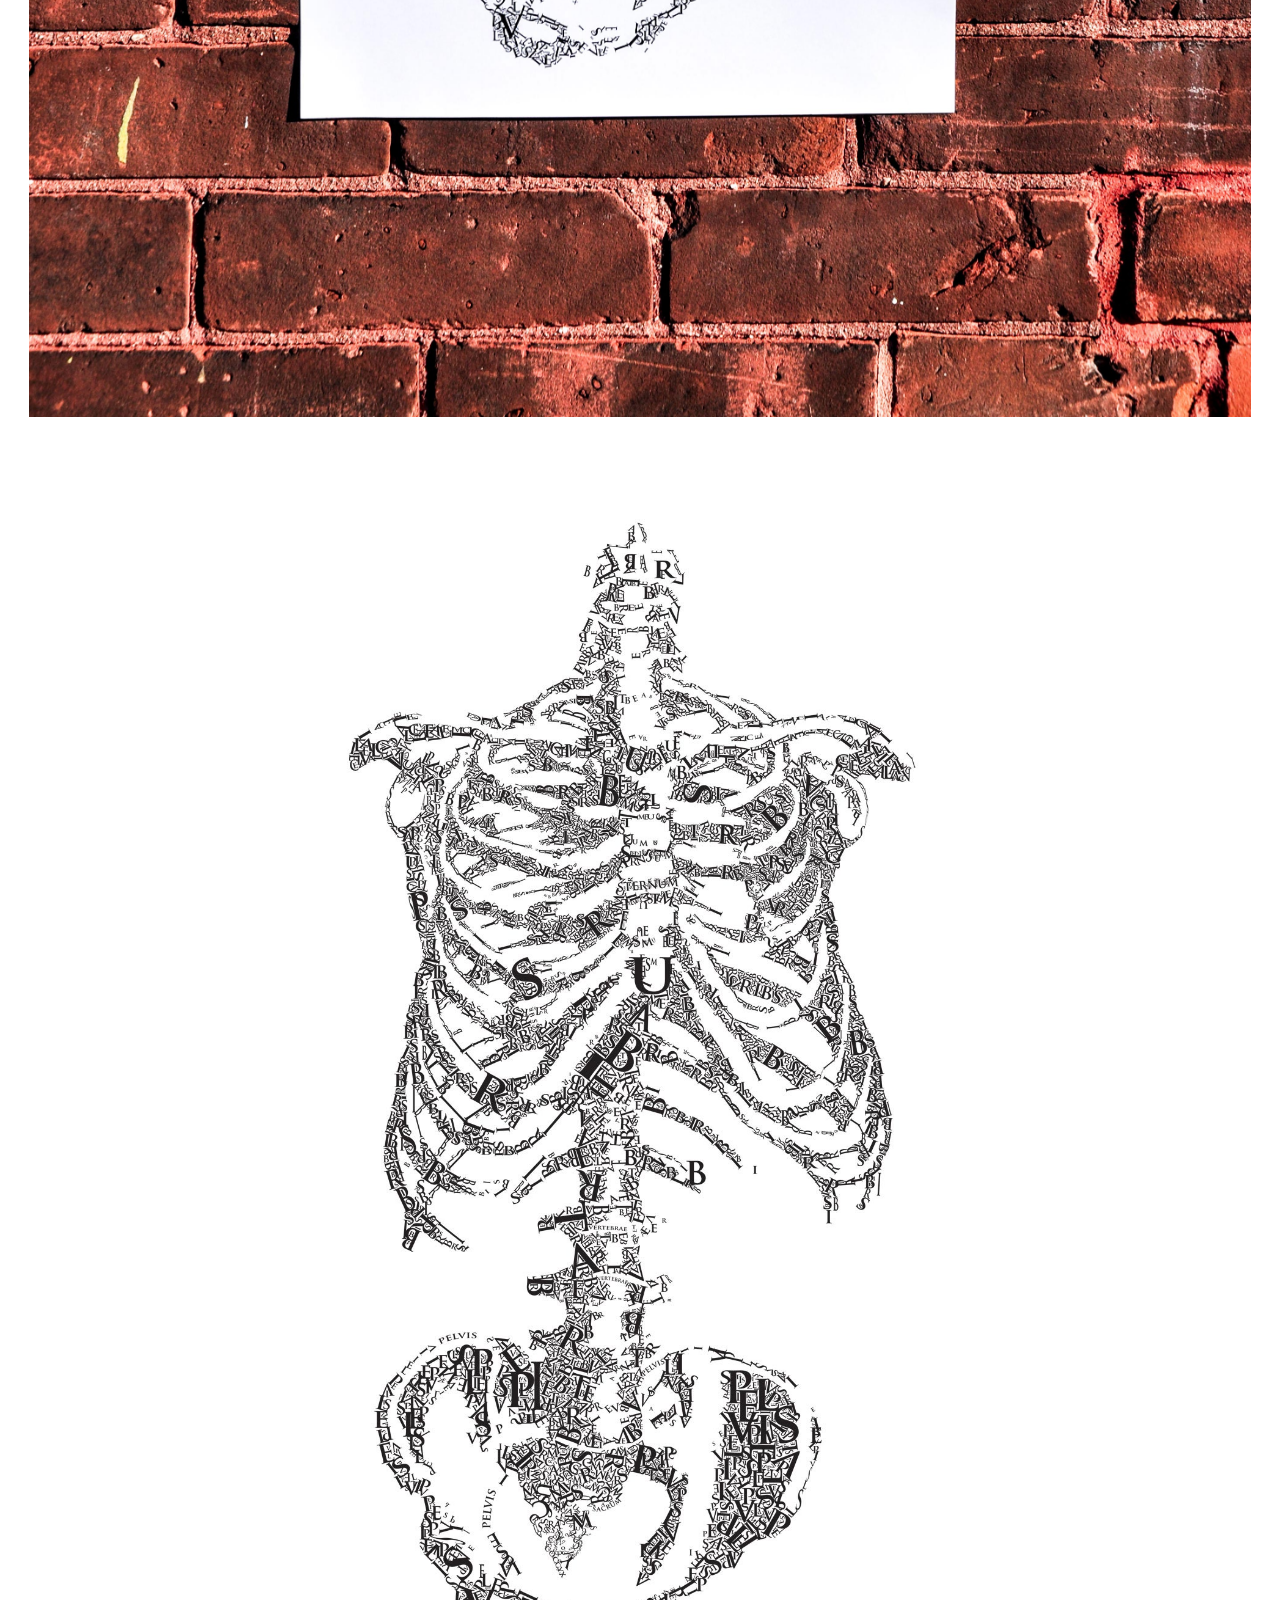
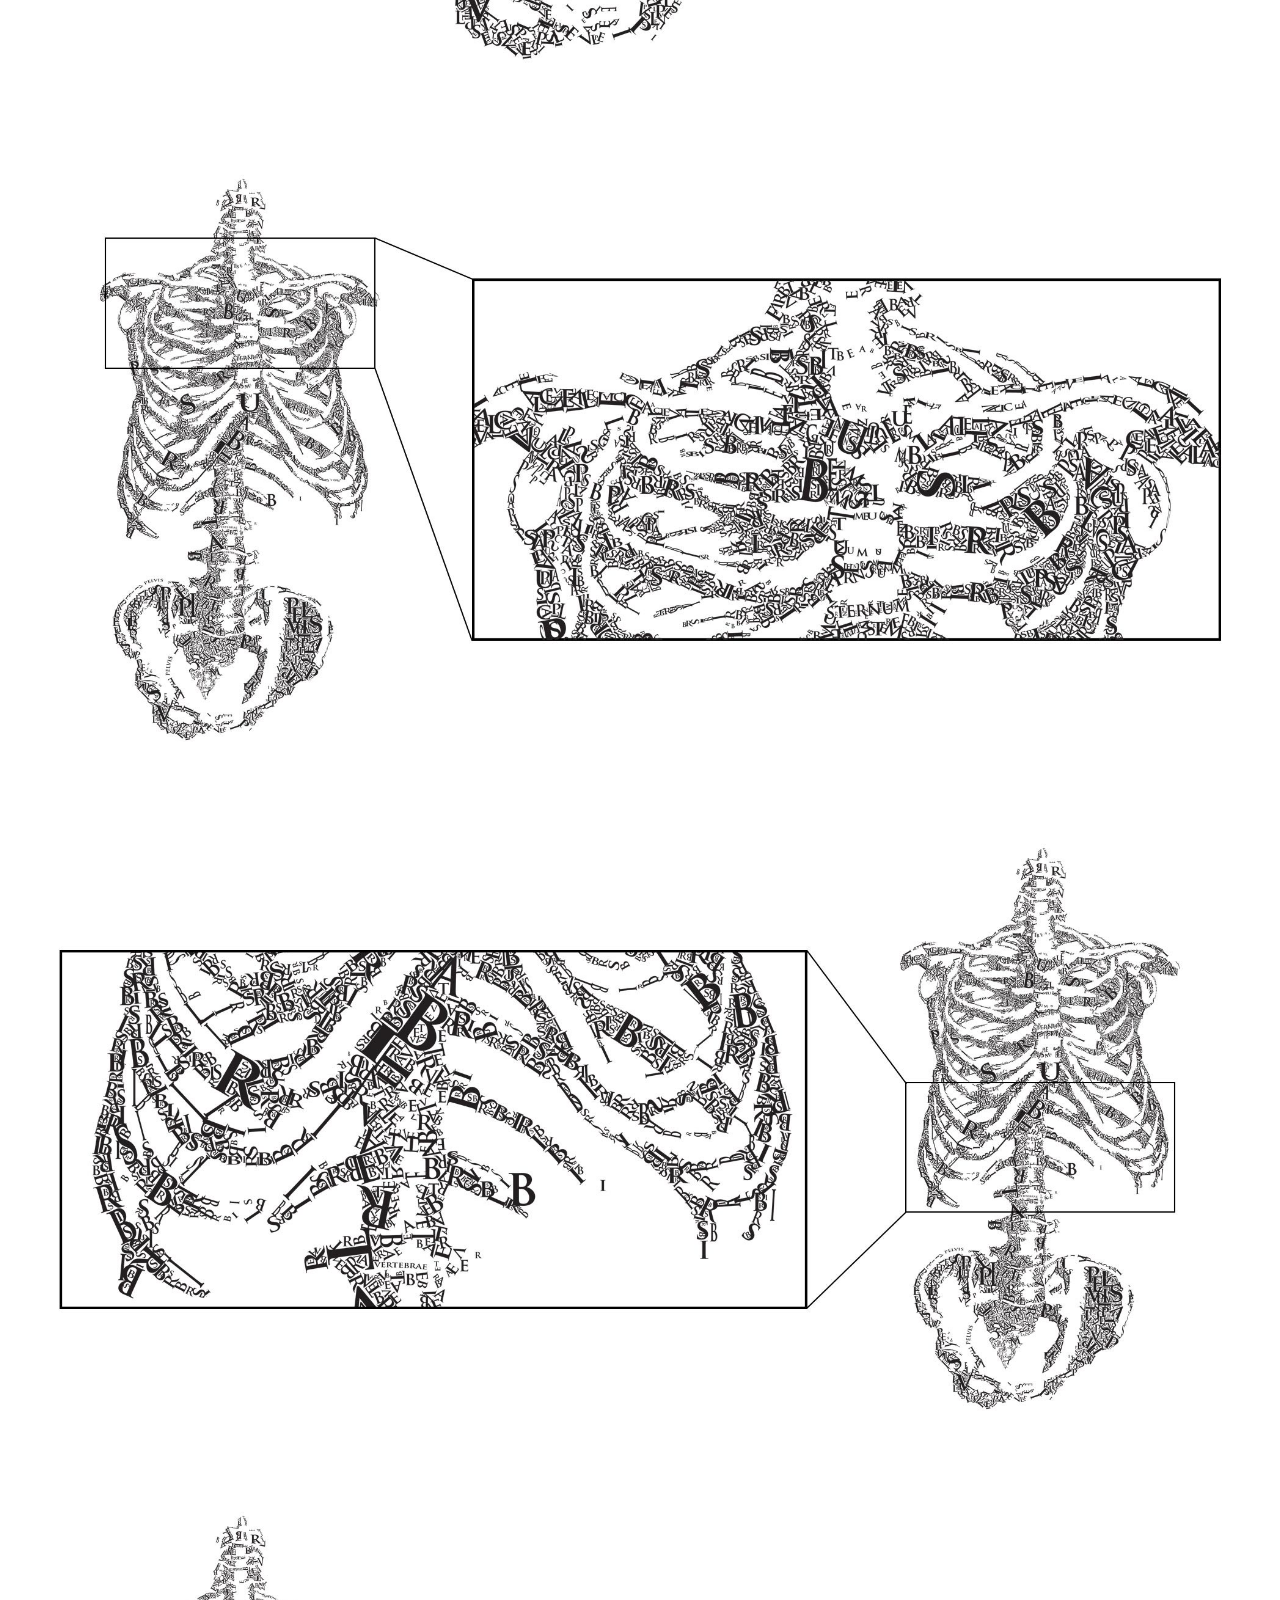
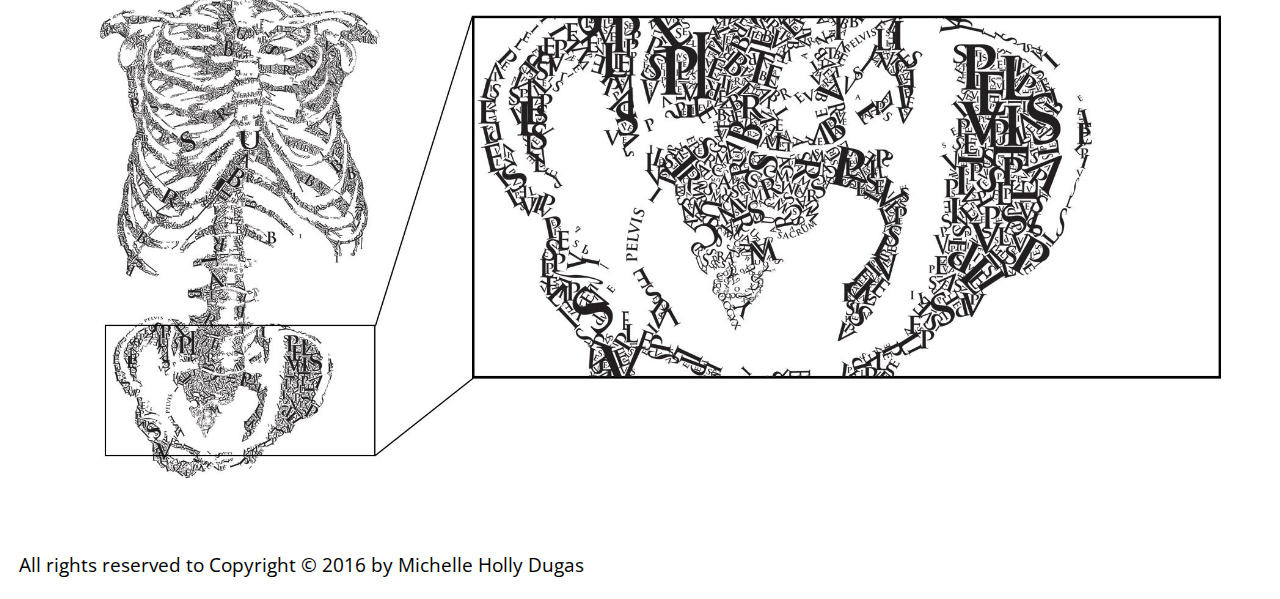
<file: torso.html>
<!DOCTYPE html>
<html lang="en-ca">
<head>
    <meta charset="utf-8">
    <meta http-equiv="X-UA-Compatible" content="IE=edge,chrome=1"> 
    <meta name="viewport" content="width=device-width, initial-scale=1.0"> 
    <title>Michelle Holly Dugas</title>
    <link href="css/component.css" rel="stylesheet" type="text/css"/>
    <link href="css/images.css" rel="stylesheet">
    <link href="css/main.css" rel="stylesheet">
    <link href="css/images.css" rel="stylesheet">
    <link href="css/grid.css" rel="stylesheet">
    <link href="css/default.css" rel="stylesheet">
    <link href="css/typography.css" rel="stylesheet">
    <link href='http://fonts.googleapis.com/css?family=Open+Sans' rel='stylesheet' type='text/css'>
</head>
	<body>

<!-- Main Header Image -->  


    <header class="grid top island-1-2"roll=navigation>
		<div class="unit unit-xs-1 unit-s-1 unit-m-1-2 unit-l-1-3">
			<h1 class="masthead"><a href="index.html#index"><img class="logo flex" src="images/michelle-logo.svg" alt="Michelle Holly Dugas - Ottawa based graphic designer-"/></a></h1>
		</div>
    
        <div class="grid top island-1-1 unit unit-xs-1 unit-s-1 unit-m-1-2 unit-l-2-3 nav"roll=navigation>
			<ul>
				<li class="iconcolor textleft"> 
					<a href="index.html#about" class="navbtn">About</a>
                </li>
				<li class="iconcolor textmiddle">
					 <a href="index.html#work" class="navbtn">Design</a>
                </li>
				<li class="iconcolor textright"> 
					<a href="index.html#contact" class="navbtn">Contact</a>
                </li>
            </ul>
        </div>
	</header>
<!-- Portfolio Piece -->
        <div>
            <section>
                <img class="flex-img unit unit-xs-1 unit-s-1 unit-m-1 unit-l-1" src="images/torso-brick.jpg" alt="">

                <img class="flex-img unit unit-xs-1 unit-s-1 unit-m-1 unit-l-1" src="images/torso-6.jpg" alt="">

                <img class="flex-img unit unit-xs-1 unit-s-1 unit-m-1 unit-l-1" src="images/torso-5.jpg" alt="">

                <img class="flex-img unit unit-xs-1 unit-s-1 unit-m-1 unit-l-1" src="images/torso-flip.jpg" alt="">
               
                <img class="flex-img unit unit-xs-1 unit-s-1 unit-m-1 unit-l-1" src="images/torso-4.jpg" alt="">

            </section>
        </div>
<!-- Footer --> 
       <div>
            <p class="footer">All rights reserved to Copyright © 2016 by Michelle Holly Dugas</p>
        </div>

	</body>
</html>
</file>
<file: css/component.css>
/* General styles for all menus */
.cbp-spmenu {
	background: #000;
	position: fixed;
}

.cbp-spmenu h3 {
	color: #fff;
	font-size: 1.9em;
	padding: 20px;
	margin: 0;
	font-weight: 300;
	background: #000;
    text-decoration: none;
}

.cbp-spmenu a {
	display: block;
	color: #fff;
	font-size: 1.6em;
	font-weight: 300;
}

.cbp-spmenu a:hover {
	color: #84A2A7;
}

.cbp-spmenu a:active {
	text-decoration-color: #84A2A7;
	color: #000;
}

/* Orientation-dependent styles for the content of the menu */

.cbp-spmenu-vertical {
	width: 400px;
	height: 100%;
	top: 0;
	z-index: 1000;
}

.cbp-spmenu-vertical a {
    margin-top: 20px;
	border-bottom: 1px solid #000;
	padding: 2em;
    text-align: center;
    text-decoration: none;
}


/* Vertical menu that slides from the left or right */

.cbp-spmenu-left {
	left: -400px;
}

.cbp-spmenu-left.cbp-spmenu-open {
	left: 0px;
}

/* Push classes applied to the body */

.cbp-spmenu-push {
	overflow-x: hidden;
	position: relative;
	left: 0;
}

.cbp-spmenu-push-toright {
	left: 400px;
}

.cbp-spmenu-push-toleft {
	left: -400px;
}

/* Transitions */

.cbp-spmenu,
.cbp-spmenu-push {
	-webkit-transition: all 0.3s ease;
	-moz-transition: all 0.3s ease;
	transition: all 0.3s ease;
}

/* Example media queries */

@media screen and (max-width: 860px){
    
    .cbp-spmenu a {
        font-size: 1.3em;
        font-weight: 200;
    }

    .cbp-spmenu-vertical a {
        padding: 1.3em;
        text-align: center;
    }
    
    .cbp-spmenu h3 {
        font-size: 1em;
        font-weight: 200;
    }
    
    .cbp-spmenu-vertical {
        width: 300px;
    }
     .cbp-spmenu-left {
        left: -300px;
    }

    .cbp-spmenu-push-toright {
        left: 300px;
    }

    .cbp-spmenu-push-toleft {
        left: -300px;
    }

}

@media screen and (max-width: 580px){
    
    .cbp-spmenu a {
        font-size: 1em;
        font-weight: 100;
    }

    .cbp-spmenu-vertical a {
        padding: 1em;
        text-align: left;
    }
    
    .cbp-spmenu h3 {
        font-size: 1em;
        font-weight: 100;
    }
        
    .cbp-spmenu-vertical {
        width: 200px;
    }
     .cbp-spmenu-left {
        left: -200px;
    }

    .cbp-spmenu-push-toright {
        left: 200px;
    }

    .cbp-spmenu-push-toleft {
        left: -200px;
    }

}

@media screen and (max-width: 55.1875em){

	.cbp-spmenu-horizontal {
		font-size: 75%;
		height: 110px;
	}

}

@media screen and (max-height: 26.375em){

	.cbp-spmenu-vertical {
		font-size: 90%;
		width: 190px;
	}

	.cbp-spmenu-left,
	.cbp-spmenu-push-toleft {
		left: -190px;
	}

}
</file>
<file: css/images.css>
.main-image {
    display: block;
    width: 20%; 
    margin: 0 auto;
}

.header-image-section {
    background: transparent url("../images/logo-stamp.jpg") no-repeat center top;
    background-size: cover;
    width: 100%;
    padding: 18rem 0;
}

@media only screen and (max-width: 60em) {
    .main-image {
    width: 30%; 
    }
}
</file>
<file: css/main.css>
@-moz-viewport { width: device-width; scale: 1; }
@-ms-viewport { width: device-width; scale: 1; }
@-o-viewport { width: device-width; scale: 1; }
@-webkit-viewport { width: device-width; scale: 1; }
@viewport { width: device-width; scale: 1; }

html {
    box-sizing: border-box;

    -moz-text-size-adjust: 100%;
    -ms-text-size-adjust: 100%;
    -webkit-text-size-adjust: 100%;
    text-size-adjust: 100%;
}

*, *:before, *:after {
    box-sizing: inherit;
}
</file>
<file: css/grid.css>
.grid {
  margin: 0;
  padding: 0;
  letter-spacing: -0.31em;
  text-rendering: optimizespeed;
  display: -webkit-flex;
  -webkit-flex-flow: row wrap;
  display: -ms-flexbox;
  -ms-flex-flow: row wrap;
  display: flex;
  flex-flow: row wrap;
}

.grid-bottom {
  -webkit-align-items: flex-end;
  -ms-align-items: flex-end;
  align-items: flex-end;
}

.grid-middle {
  -webkit-align-items: center;
  -ms-align-items: center;
  align-items: center;
}

.grid-stretch {
  -webkit-align-items: stretch;
  -ms-align-items: stretch;
  align-items: stretch;
}

.opera-only :-o-prefocus, .grid {
  word-spacing: -0.43em;
}

.unit {
  letter-spacing: normal;
  text-rendering: auto;
  vertical-align: top;
  word-spacing: normal;
  display: inline-block;
  visibility: visible;
    padding: 1.5em;
}

.grid-bottom .unit {
  vertical-align: bottom;
}

.grid-middle .unit {
  vertical-align: middle;
}

.unit[class*="push-"],
.unit[class*="pull-"] {
  position: relative;
}

.unit-xs-hidden {
  display: none;
  visibility: hidden;
}

.unit-xs-centered {
  margin: 0 auto;
}

.unit-xs-1, .xs-1 {
  display: block;
  visibility: visible;
  width: 100%;
}

.unit-offset-xs-0 {
  margin-left: 0;
}

.unit-push-xs-0,
.unit-pull-xs-0 {
  left: 0;
}

.unit-xs-1-2, .xs-1-2 {
  width: 50.0000%;
}

.unit-offset-xs-1-2 {
  margin-left: 50.0000%;
}

.unit-push-xs-1-2 {
  left: 50.0000%;
}

.unit-pull-xs-1-2 {
  left: -50.0000%;
}

.unit-xs-1-3, .xs-1-3 {
  width: 33.3333%;
}

.unit-offset-xs-1-3 {
  margin-left: 33.3333%;
}

.unit-push-xs-1-3 {
  left: 33.3333%;
}

.unit-pull-xs-1-3 {
  left: -33.3333%;
}

.unit-xs-2-3, .xs-2-3 {
  width: 66.6667%;
}

.unit-offset-xs-2-3 {
  margin-left: 66.6667%;
}

.unit-push-xs-2-3 {
  left: 66.6667%;
}

.unit-pull-xs-2-3 {
  left: -66.6667%;
}

.unit-xs-1-2,.xs-1-2,.unit-xs-1-3,.xs-1-3,.unit-xs-2-3,.xs-2-3 {
  display: inline-block;
  visibility: visible;
}

@media only screen and (min-width: 25em) {

.unit-s-hidden {
  display: none;
  visibility: hidden;
}

.unit-s-centered {
  margin: 0 auto;
}

.unit-s-1, .s-1 {
  display: block;
  visibility: visible;
  width: 100%;
}

.unit-offset-s-0 {
  margin-left: 0;
}

.unit-push-s-0,
.unit-pull-s-0 {
  left: 0;
}

.unit-s-1-2, .s-1-2 {
  width: 50.0000%;
}

.unit-offset-s-1-2 {
  margin-left: 50.0000%;
}

.unit-push-s-1-2 {
  left: 50.0000%;
}

.unit-pull-s-1-2 {
  left: -50.0000%;
}

.unit-s-1-3, .s-1-3 {
  width: 33.3333%;
}

.unit-offset-s-1-3 {
  margin-left: 33.3333%;
}

.unit-push-s-1-3 {
  left: 33.3333%;
}

.unit-pull-s-1-3 {
  left: -33.3333%;
}

.unit-s-2-3, .s-2-3 {
  width: 66.6667%;
}

.unit-offset-s-2-3 {
  margin-left: 66.6667%;
}

.unit-push-s-2-3 {
  left: 66.6667%;
}

.unit-pull-s-2-3 {
  left: -66.6667%;
}

.unit-s-1-2,.s-1-2,.unit-s-1-3,.s-1-3,.unit-s-2-3,.s-2-3 {
  display: inline-block;
  visibility: visible;
}

}


@media only screen and (min-width: 38em) {

.unit-m-hidden {
  display: none;
  visibility: hidden;
}

.unit-m-centered {
  margin: 0 auto;
}

.unit-m-1, .m-1 {
  display: block;
  visibility: visible;
  width: 100%;
}

.unit-offset-m-0 {
  margin-left: 0;
}

.unit-push-m-0,
.unit-pull-m-0 {
  left: 0;
}

.unit-m-1-2, .m-1-2 {
  width: 50.0000%;
}

.unit-offset-m-1-2 {
  margin-left: 50.0000%;
}

.unit-push-m-1-2 {
  left: 50.0000%;
}

.unit-pull-m-1-2 {
  left: -50.0000%;
}

.unit-m-1-3, .m-1-3 {
  width: 33.3333%;
}

.unit-offset-m-1-3 {
  margin-left: 33.3333%;
}

.unit-push-m-1-3 {
  left: 33.3333%;
}

.unit-pull-m-1-3 {
  left: -33.3333%;
}

.unit-m-2-3, .m-2-3 {
  width: 66.6667%;
}

.unit-offset-m-2-3 {
  margin-left: 66.6667%;
}

.unit-push-m-2-3 {
  left: 66.6667%;
}

.unit-pull-m-2-3 {
  left: -66.6667%;
}

.unit-m-1-2,.m-1-2,.unit-m-1-3,.m-1-3,.unit-m-2-3,.m-2-3 {
  display: inline-block;
  visibility: visible;
}

}

@media only screen and (min-width: 60em) {

.unit-l-hidden {
  display: none;
  visibility: hidden;
}

.unit-l-centered {
  margin: 0 auto;
}

.unit-l-1, .l-1 {
  display: block;
  visibility: visible;
  width: 100%;
}

.unit-offset-l-0 {
  margin-left: 0;
}

.unit-push-l-0,
.unit-pull-l-0 {
  left: 0;
}

.unit-l-1-2, .l-1-2 {
  width: 50.0000%;
}

.unit-offset-l-1-2 {
  margin-left: 50.0000%;
}

.unit-push-l-1-2 {
  left: 50.0000%;
}

.unit-pull-l-1-2 {
  left: -50.0000%;
}

.unit-l-1-3, .l-1-3 {
  width: 33.3333%;
}

.unit-offset-l-1-3 {
  margin-left: 33.3333%;
}

.unit-push-l-1-3 {
  left: 33.3333%;
}

.unit-pull-l-1-3 {
  left: -33.3333%;
}

.unit-l-2-3, .l-2-3 {
  width: 66.6667%;
}

.unit-offset-l-2-3 {
  margin-left: 66.6667%;
}

.unit-push-l-2-3 {
  left: 66.6667%;
}

.unit-pull-l-2-3 {
  left: -66.6667%;
}

.unit-l-1-4, .l-1-4 {
  width: 25.0000%;
}

.unit-offset-l-1-4 {
  margin-left: 25.0000%;
}

.unit-push-l-1-4 {
  left: 25.0000%;
}

.unit-pull-l-1-4 {
  left: -25.0000%;
}

.unit-l-3-4, .l-3-4 {
  width: 75.0000%;
}

.unit-offset-l-3-4 {
  margin-left: 75.0000%;
}

.unit-push-l-3-4 {
  left: 75.0000%;
}

.unit-pull-l-3-4 {
  left: -75.0000%;
}

.unit-l-1-2,.l-1-2,.unit-l-1-3,.l-1-3,.unit-l-2-3,.l-2-3,.unit-l-1-4,.l-1-4,.unit-l-3-4,.l-3-4 {
  display: inline-block;
  visibility: visible;
}

}

.unit-content-distribute {
  display: -ms-flexbox;
  display: -webkit-flex;
  display: flex;
  -ms-flex-direction: column;
  -webkit-flex-direction: column;
  flex-direction: column;
  -ms-flex-pack: justify;
  -webkit-justify-content: space-between;
  justify-content: space-between;
  -ms-flex-align: center;
  -webkit-align-items: center;
  align-items: center;
}

.content-fill {
  -ms-flex-grow: 2;
  -webkit-flex-grow: 2;
  flex-grow: 2;
}

.content-shrink {
  -ms-align-self: center;
  -webkit-align-self: center;
  align-self: center;
}
</file>
<file: css/default.css>
@import url('http://fonts.googleapis.com/css?family=Open+Sans');

*, *:after, *:before {
    margin: 0;
    padding: 0;
}

body, html { font-size: 100%; 	padding: 0; margin: 0;}

body {
    font-family: 'Open Sans', sans-serif;
    color: #000;
}


.textleft{
    margin-right: 10%;
}

.textmiddle{
    margin: 0;
}

.textright{
    margin-left: 10%;
}

.nav{
    display: inline-block;
    list-style-type: none;
    text-align: right;
}

a{
    list-style-type: none;
    text-decoration: none;
    color: #000;
    display: inline-block;
    background-color: transparent;
    -webkit-transition: all 300ms linear;
    transition: all 300ms linear;
}

.iconcolor{
    font-size: 1.5em;
    display: inline-block;
    font-family: 'Open Sans', sans-serif;
    color: #000;
}

.navbtn{
    -webkit-transition: all 100ms linear;
    transition: all 100ms linear;   
}

.navbtn:hover{
    border-bottom: solid 2px #000;
    color: #000;
}

.btn{
    -webkit-transition: all 100ms linear;
    transition: all 100ms linear; 
}

.btn:hover{
    background-color: #fff;
    opacity: .25;
}

.btntext{
    color: #000;
    text-align: center;
    position: relative;
}


.logo{
    width: 100%;   

}

h2 {
    font-size: 6rem;
    padding: 3rem;
}

.main > section {
    position: absolute;
}

.spacing {
    padding: 3rem;   
}

.main > section button {
	border: none;
    background: transparent url("../images/toggle-nav-button.svg") no-repeat center top;
	width: 50px;
	margin: 20px;
    position: absolute;
}

.float{
    float: right;   
}

.logo-side {
    margin: 15px;
    right: 0;
    max-width: 100px;
    background: none;
    overflow: hidden;
    z-index: 9;
    position: fixed;
}

.flex-img {
    width: 100%;
    display: block;
    margin: 0 auto;
    opacity: 1;
}

.table {
    width: 100%;
    height: 948px;
    position: relative;
}

.about {
    text-align: left;
    width: 100%;
}

.contact {
    text-align: center;
    padding: 5rem 0;
    width: 100%;
}

figure {
    position: relative;
}

figcaption {
    text-align: center;
    position: absolute;
    top: 0;
    bottom:0;
    left: 0;
    right: 0;
    background-color: rgba(0,255,255,.3);
    padding: 25% 0;
}

#showLeftPush {
    position: fixed;
}

.socialmedia {
    list-style-type: none;
    height: 100%;
    width: 100%;
}

.smedia {
    display: inline-block;
    padding: 20px 20px;
    color: #000;
    background-color: transparent;
    -webkit-transition: all 300ms linear;
    transition: all 300ms linear;
    text-decoration: none;
    border: solid 2px #000;
    border-radius: 8px;
    margin: 3rem 5px 0;
}

.smedia:hover {
    background-color: #000;
    color: #fff;
    border: solid 2px #fff;
}

.footer {
    color: #000;
    margin: 1rem;
}

@media only screen and (min-width: 25em) {
    li{
        display: none;
        text-align: center;
    }

}

@media only screen and (min-width: 38em) {
    
    .about {
        height: 1000px;
    }
    .logo-side {
    max-width: 60px;
    }
    
    li{
        display: block;
        text-align: center;
    }

}

@media only screen and (min-width: 60em) {
    
    .about {
        height: 1000px;
    }
    .logo-side {
    max-width: 60px;
    }
    
    li{
        display: block;
        text-align: center;
    }

}
</file>
<file: css/typography.css>
/*
  Typografier || Code released under the UNLICENSE
  http://typografier.web-dev.tools/#0,100,1.3,1.067,0;38,110,1.4,1.125,1;60,120,1.5,1.125,1;90,130,1.5,1.125,1
*/

html {
  font-size: 100%;
  line-height: 1.3;
}

a {
  background-color: transparent;
}

sub, sup {
  font-size: 75%;
  line-height: 1px;
  position: relative;
  vertical-align: baseline;
}

sup {
  top: -0.5em;
}

sub {
  bottom: -0.25em;
}

pre, code, kbd, samp {
  font-size: 100%;
}

abbr[title] {
  border-bottom: 1px dotted;
  text-decoration: none;
}

b, strong {
  font-weight: bold;
}

dfn, caption {
  font-style: italic;
}

hr {
  border: 0;
  border-top: 1px solid;
  height: 0;
}

table {
  border-collapse: collapse;
  border-spacing: 0;
  width: 100%;
}

th, td {
  border-bottom: 1px solid;
  text-align: left;
}

thead th {
  vertical-align: bottom;
}

.text-left {
  text-align: left;
}

.text-right {
  text-align: right;
}

.text-center {
  text-align: center;
}

.normal {
  font-weight: normal;
}

.bold {
  font-weight: bold;
}

.italic {
  font-style: italic;
}

.text-upper {
  text-transform: uppercase;
}

.text-lower {
  text-transform: lowercase;
}

h1, h2, h3, h4, h5, h6,
p, ul, ol, dl, dd, figure,
blockquote, details, hr,
fieldset, pre, table {
  margin: 0 0 1.3rem;
}

.yotta {
  font-size: 1.5745rem;
  line-height: 2.2750rem;
}

.zetta {
  font-size: 1.4757rem;
  line-height: 1.9500rem;
}

h1, .exa {
  font-size: 1.3830rem;
  line-height: 1.9500rem;
}

h2, .peta {
  font-size: 1.2962rem;
  line-height: 1.9500rem;
}

h3, .tera {
  font-size: 1.2148rem;
  line-height: 1.6250rem;
}

h4, .giga {
  font-size: 1.1385rem;
  line-height: 1.6250rem;
}

h5, .mega {
  font-size: 1.0670rem;
  line-height: 1.6250rem;
}

h6, .kilo, input, textarea {
  font-size: 1.0000rem;
  line-height: 1.3000rem;
}

small, .milli {
  font-size: 0.9372rem;
  line-height: 1.3000rem;
}

.micro {
  font-size: 0.8784rem;
  line-height: 1.3000rem;
}

ul {
  padding-left: 1em;
}

ol {
  padding-left: 1.6em;
}

.push {
  margin-bottom: 1.3rem;
}

.push-none, .push-0 {
  margin-bottom: 0;
}

.push-double, .push-2 {
  margin-bottom: 2.6000rem;
}

.push-half, .push-1-2 {
  margin-bottom: 0.6500rem;
}

.push-quarter, .push-1-4 {
  margin-bottom: 0.3250rem;
}

.push-right-quarter, .push-r-1-4 {
  margin-right: 0.3250rem;
}

.push-right-half, .push-r-1-2 {
  margin-right: 0.6500rem;
}

.push-right, .push-r {
  margin-right: 1.3rem;
}

.pad-top, .pad-t {
  padding-top: 1.3rem;
}

.pad-bottom, .pad-b {
  padding-bottom: 1.3rem;
}

.pad-top-double, .pad-t-2 {
  padding-top: 2.6000rem;
}

.pad-bottom-double, .pad-b-2 {
  padding-bottom: 2.6000rem;
}

.pad-top-half, .pad-t-1-2 {
  padding-top: 0.6500rem;
}

.pad-bottom-half, .pad-b-1-2 {
  padding-bottom: 0.6500rem;
}

.pad-top-quarter, .pad-t-1-4 {
  padding-top: 0.3250rem;
}

.pad-bottom-quarter, .pad-b-1-4 {
  padding-bottom: 0.3250rem;
}

.island {
  padding: 1.3rem;
}

.island-double, .island-2 {
  padding: 2.6000rem;
}

.island-half, .island-1-2 {
  padding: 0.6500rem;
}

.island-quarter, .island-1-4,
td, th, fieldset {
  padding: 0.3250rem;
}

.gutter {
  padding-left: 1.3rem;
  padding-right: 1.3rem;
}

.gutter-double, .gutter-2 {
  padding-left: 2.6000rem;
  padding-right: 2.6000rem;
}

.gutter-half, .gutter-1-2 {
  padding-left: 0.6500rem;
  padding-right: 0.6500rem;
}

.gutter-quarter, .gutter-1-4 {
  padding-left: 0.3250rem;
  padding-right: 0.3250rem;
}

@media only screen and (min-width: 38em) {

html {
  font-size: 110%;
  line-height: 1.4;
}

h1, h2, h3, h4, h5, h6,
p, ul, ol, dl, dd, figure,
blockquote, details, hr,
fieldset, pre, table {
  margin: 0 0 1.4rem;
}

.yotta {
  font-size: 2.2807rem;
  line-height: 3.1500rem;
}

.zetta {
  font-size: 2.0273rem;
  line-height: 2.8000rem;
}

h1, .exa {
  font-size: 1.8020rem;
  line-height: 2.4500rem;
}

h2, .peta {
  font-size: 1.6018rem;
  line-height: 2.1000rem;
}

h3, .tera {
  font-size: 1.4238rem;
  line-height: 2.1000rem;
}

h4, .giga {
  font-size: 1.2656rem;
  line-height: 1.7500rem;
}

h5, .mega {
  font-size: 1.1250rem;
  line-height: 1.7500rem;
}

h6, .kilo, input, textarea {
  font-size: 1.0000rem;
  line-height: 1.4000rem;
}

small, .milli {
  font-size: 0.8889rem;
  line-height: 1.4000rem;
}

.micro {
  font-size: 0.7901rem;
  line-height: 1.4000rem;
}

ul, ol {
  padding-left: 0;
}

.hang-punc {
  float: left;
  margin-left: -1.4em;
  text-align: right;
  width: 1.3em;
}

.push {
  margin-bottom: 1.4rem;
}

.push-none, .push-0 {
  margin-bottom: 0;
}

.push-double, .push-2 {
  margin-bottom: 2.8000rem;
}

.push-half, .push-1-2 {
  margin-bottom: 0.7000rem;
}

.push-quarter, .push-1-4 {
  margin-bottom: 0.3500rem;
}

.push-right-quarter, .push-r-1-4 {
  margin-right: 0.3500rem;
}

.push-right-half, .push-r-1-2 {
  margin-right: 0.7000rem;
}

.push-right, .push-r {
  margin-right: 1.4rem;
}

.pad-top, .pad-t {
  padding-top: 1.4rem;
}

.pad-bottom, .pad-b {
  padding-bottom: 1.4rem;
}

.pad-top-double, .pad-t-2 {
  padding-top: 2.8000rem;
}

.pad-bottom-double, .pad-b-2 {
  padding-bottom: 2.8000rem;
}

.pad-top-half, .pad-t-1-2 {
  padding-top: 0.7000rem;
}

.pad-bottom-half, .pad-b-1-2 {
  padding-bottom: 0.7000rem;
}

.pad-top-quarter, .pad-t-1-4 {
  padding-top: 0.3500rem;
}

.pad-bottom-quarter, .pad-b-1-4 {
  padding-bottom: 0.3500rem;
}

.island {
  padding: 1.4rem;
}

.island-double, .island-2 {
  padding: 2.8000rem;
}

.island-half, .island-1-2 {
  padding: 0.7000rem;
}

.island-quarter, .island-1-4,
td, th, fieldset {
  padding: 0.3500rem;
}

.gutter {
  padding-left: 1.4rem;
  padding-right: 1.4rem;
}

.gutter-double, .gutter-2 {
  padding-left: 2.8000rem;
  padding-right: 2.8000rem;
}

.gutter-half, .gutter-1-2 {
  padding-left: 0.7000rem;
  padding-right: 0.7000rem;
}

.gutter-quarter, .gutter-1-4 {
  padding-left: 0.3500rem;
  padding-right: 0.3500rem;
}

}

@media only screen and (min-width: 60em) {

html {
  font-size: 120%;
  line-height: 1.5;
}

h1, h2, h3, h4, h5, h6,
p, ul, ol, dl, dd, figure,
blockquote, details, hr,
fieldset, pre, table {
  margin: 0 0 1.5rem;
}

.yotta {
  font-size: 2.2807rem;
  line-height: 3.0000rem;
}

.zetta {
  font-size: 2.0273rem;
  line-height: 3.0000rem;
}

h1, .exa {
  font-size: 1.8020rem;
  line-height: 2.6250rem;
}

h2, .peta {
  font-size: 1.6018rem;
  line-height: 2.2500rem;
}

h3, .tera {
  font-size: 1.4238rem;
  line-height: 1.8750rem;
}

h4, .giga {
  font-size: 1.2656rem;
  line-height: 1.8750rem;
}

h5, .mega {
  font-size: 1.1250rem;
  line-height: 1.5000rem;
}

h6, .kilo, input, textarea {
  font-size: 1.0000rem;
  line-height: 1.5000rem;
}

small, .milli {
  font-size: 0.8889rem;
  line-height: 1.5000rem;
}

.micro {
  font-size: 0.7901rem;
  line-height: 1.5000rem;
}

ul, ol {
  padding-left: 0;
}

.hang-punc {
  float: left;
  margin-left: -1.4em;
  text-align: right;
  width: 1.3em;
}

.push {
  margin-bottom: 1.5rem;
}

.push-none, .push-0 {
  margin-bottom: 0;
}

.push-double, .push-2 {
  margin-bottom: 3.0000rem;
}

.push-half, .push-1-2 {
  margin-bottom: 0.7500rem;
}

.push-quarter, .push-1-4 {
  margin-bottom: 0.3750rem;
}

.push-right-quarter, .push-r-1-4 {
  margin-right: 0.3750rem;
}

.push-right-half, .push-r-1-2 {
  margin-right: 0.7500rem;
}

.push-right, .push-r {
  margin-right: 1.5rem;
}

.pad-top, .pad-t {
  padding-top: 1.5rem;
}

.pad-bottom, .pad-b {
  padding-bottom: 1.5rem;
}

.pad-top-double, .pad-t-2 {
  padding-top: 3.0000rem;
}

.pad-bottom-double, .pad-b-2 {
  padding-bottom: 3.0000rem;
}

.pad-top-half, .pad-t-1-2 {
  padding-top: 0.7500rem;
}

.pad-bottom-half, .pad-b-1-2 {
  padding-bottom: 0.7500rem;
}

.pad-top-quarter, .pad-t-1-4 {
  padding-top: 0.3750rem;
}

.pad-bottom-quarter, .pad-b-1-4 {
  padding-bottom: 0.3750rem;
}

.island {
  padding: 1.5rem;
}

.island-double, .island-2 {
  padding: 3.0000rem;
}

.island-half, .island-1-2 {
  padding: 0.7500rem;
}

.island-quarter, .island-1-4,
td, th, fieldset {
  padding: 0.3750rem;
}

.gutter {
  padding-left: 1.5rem;
  padding-right: 1.5rem;
}

.gutter-double, .gutter-2 {
  padding-left: 3.0000rem;
  padding-right: 3.0000rem;
}

.gutter-half, .gutter-1-2 {
  padding-left: 0.7500rem;
  padding-right: 0.7500rem;
}

.gutter-quarter, .gutter-1-4 {
  padding-left: 0.3750rem;
  padding-right: 0.3750rem;
}

}

@media only screen and (min-width: 90em) {

html {
  font-size: 130%;
  line-height: 1.5;
}

h1, h2, h3, h4, h5, h6,
p, ul, ol, dl, dd, figure,
blockquote, details, hr,
fieldset, pre, table {
  margin: 0 0 1.5rem;
}

.yotta {
  font-size: 2.2807rem;
  line-height: 3.0000rem;
}

.zetta {
  font-size: 2.0273rem;
  line-height: 3.0000rem;
}

h1, .exa {
  font-size: 1.8020rem;
  line-height: 2.6250rem;
}

h2, .peta {
  font-size: 1.6018rem;
  line-height: 2.2500rem;
}

h3, .tera {
  font-size: 1.4238rem;
  line-height: 1.8750rem;
}

h4, .giga {
  font-size: 1.2656rem;
  line-height: 1.8750rem;
}

h5, .mega {
  font-size: 1.1250rem;
  line-height: 1.5000rem;
}

h6, .kilo, input, textarea {
  font-size: 1.0000rem;
  line-height: 1.5000rem;
}

small, .milli {
  font-size: 0.8889rem;
  line-height: 1.5000rem;
}

.micro {
  font-size: 0.7901rem;
  line-height: 1.5000rem;
}

ul, ol {
  padding-left: 0;
}

.hang-punc {
  float: left;
  margin-left: -1.4em;
  text-align: right;
  width: 1.3em;
}

.push {
  margin-bottom: 1.5rem;
}

.push-none, .push-0 {
  margin-bottom: 0;
}

.push-double, .push-2 {
  margin-bottom: 3.0000rem;
}

.push-half, .push-1-2 {
  margin-bottom: 0.7500rem;
}

.push-quarter, .push-1-4 {
  margin-bottom: 0.3750rem;
}

.push-right-quarter, .push-r-1-4 {
  margin-right: 0.3750rem;
}

.push-right-half, .push-r-1-2 {
  margin-right: 0.7500rem;
}

.push-right, .push-r {
  margin-right: 1.5rem;
}

.pad-top, .pad-t {
  padding-top: 1.5rem;
}

.pad-bottom, .pad-b {
  padding-bottom: 1.5rem;
}

.pad-top-double, .pad-t-2 {
  padding-top: 3.0000rem;
}

.pad-bottom-double, .pad-b-2 {
  padding-bottom: 3.0000rem;
}

.pad-top-half, .pad-t-1-2 {
  padding-top: 0.7500rem;
}

.pad-bottom-half, .pad-b-1-2 {
  padding-bottom: 0.7500rem;
}

.pad-top-quarter, .pad-t-1-4 {
  padding-top: 0.3750rem;
}

.pad-bottom-quarter, .pad-b-1-4 {
  padding-bottom: 0.3750rem;
}

.island {
  padding: 1.5rem;
}

.island-double, .island-2 {
  padding: 3.0000rem;
}

.island-half, .island-1-2 {
  padding: 0.7500rem;
}

.island-quarter, .island-1-4,
td, th, fieldset {
  padding: 0.3750rem;
}

.gutter {
  padding-left: 1.5rem;
  padding-right: 1.5rem;
}

.gutter-double, .gutter-2 {
  padding-left: 3.0000rem;
  padding-right: 3.0000rem;
}

.gutter-half, .gutter-1-2 {
  padding-left: 0.7500rem;
  padding-right: 0.7500rem;
}

.gutter-quarter, .gutter-1-4 {
  padding-left: 0.3750rem;
  padding-right: 0.3750rem;
}

}
</file>
